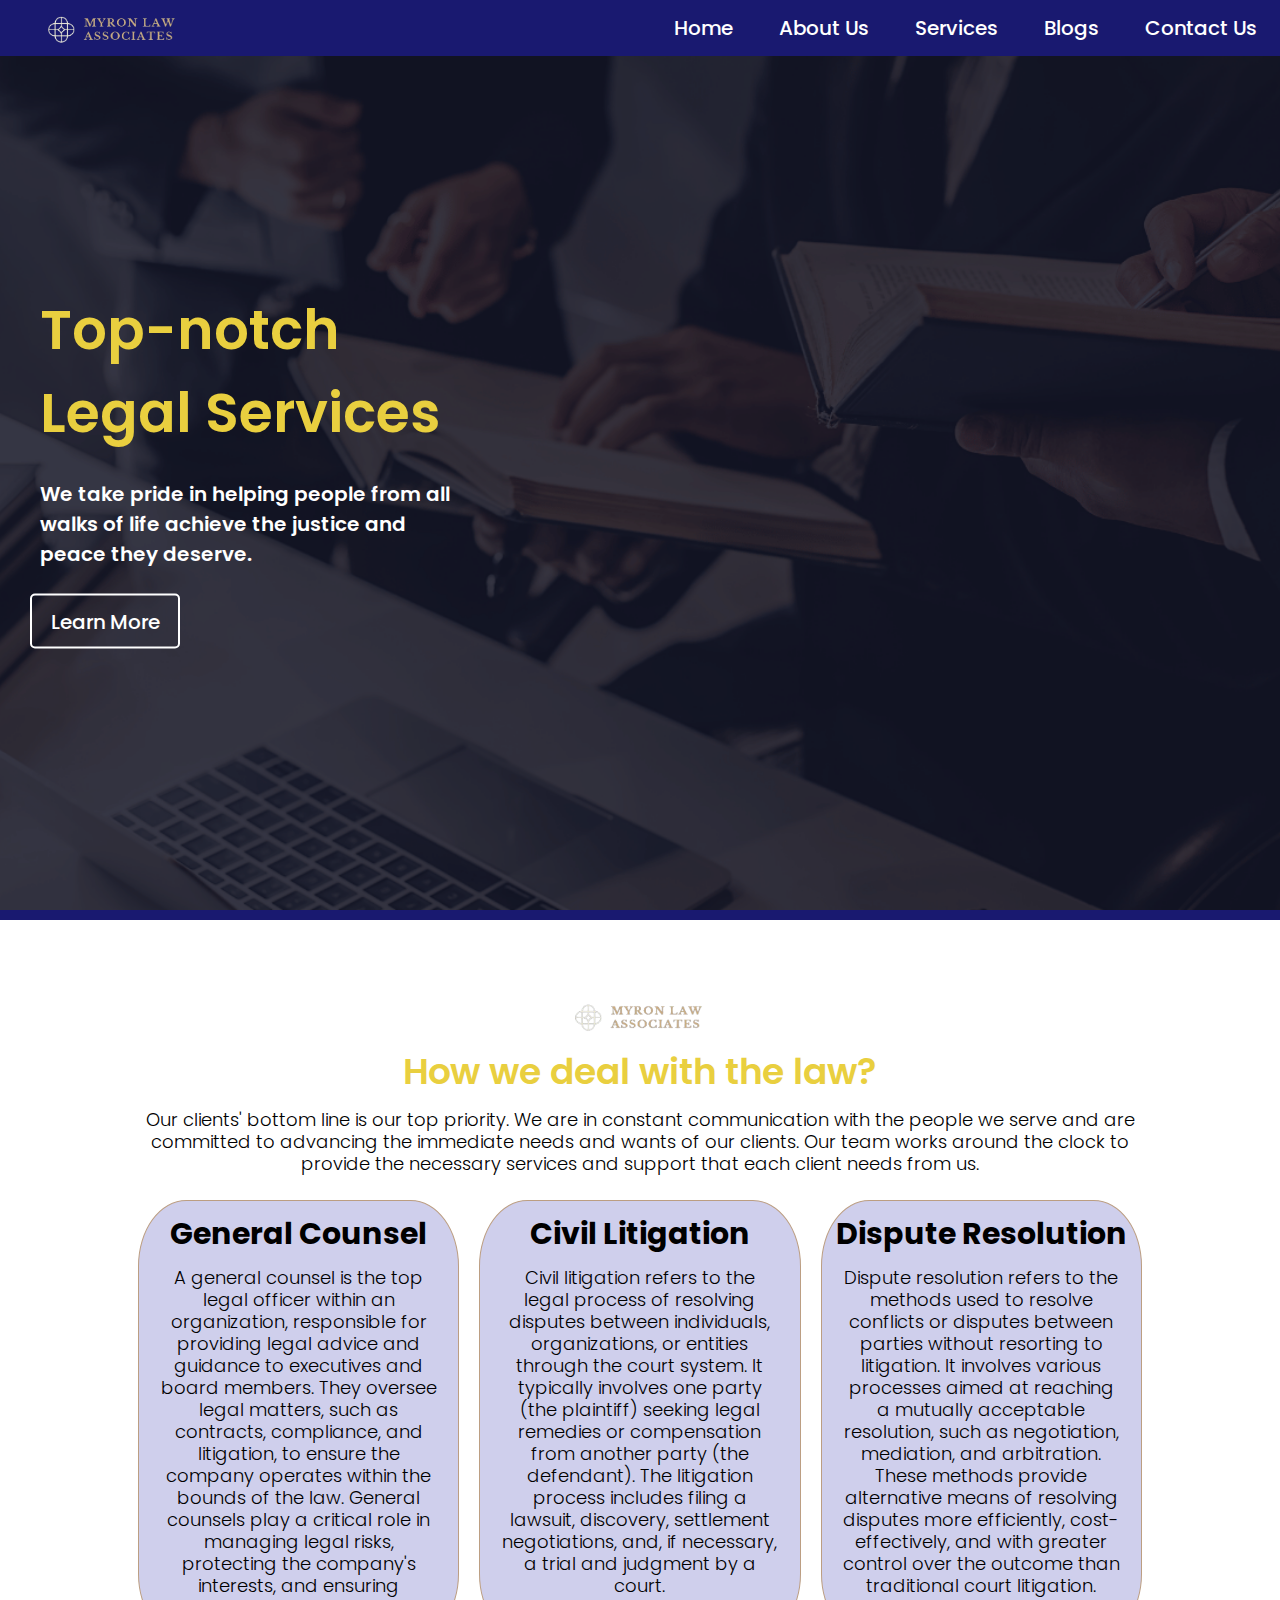
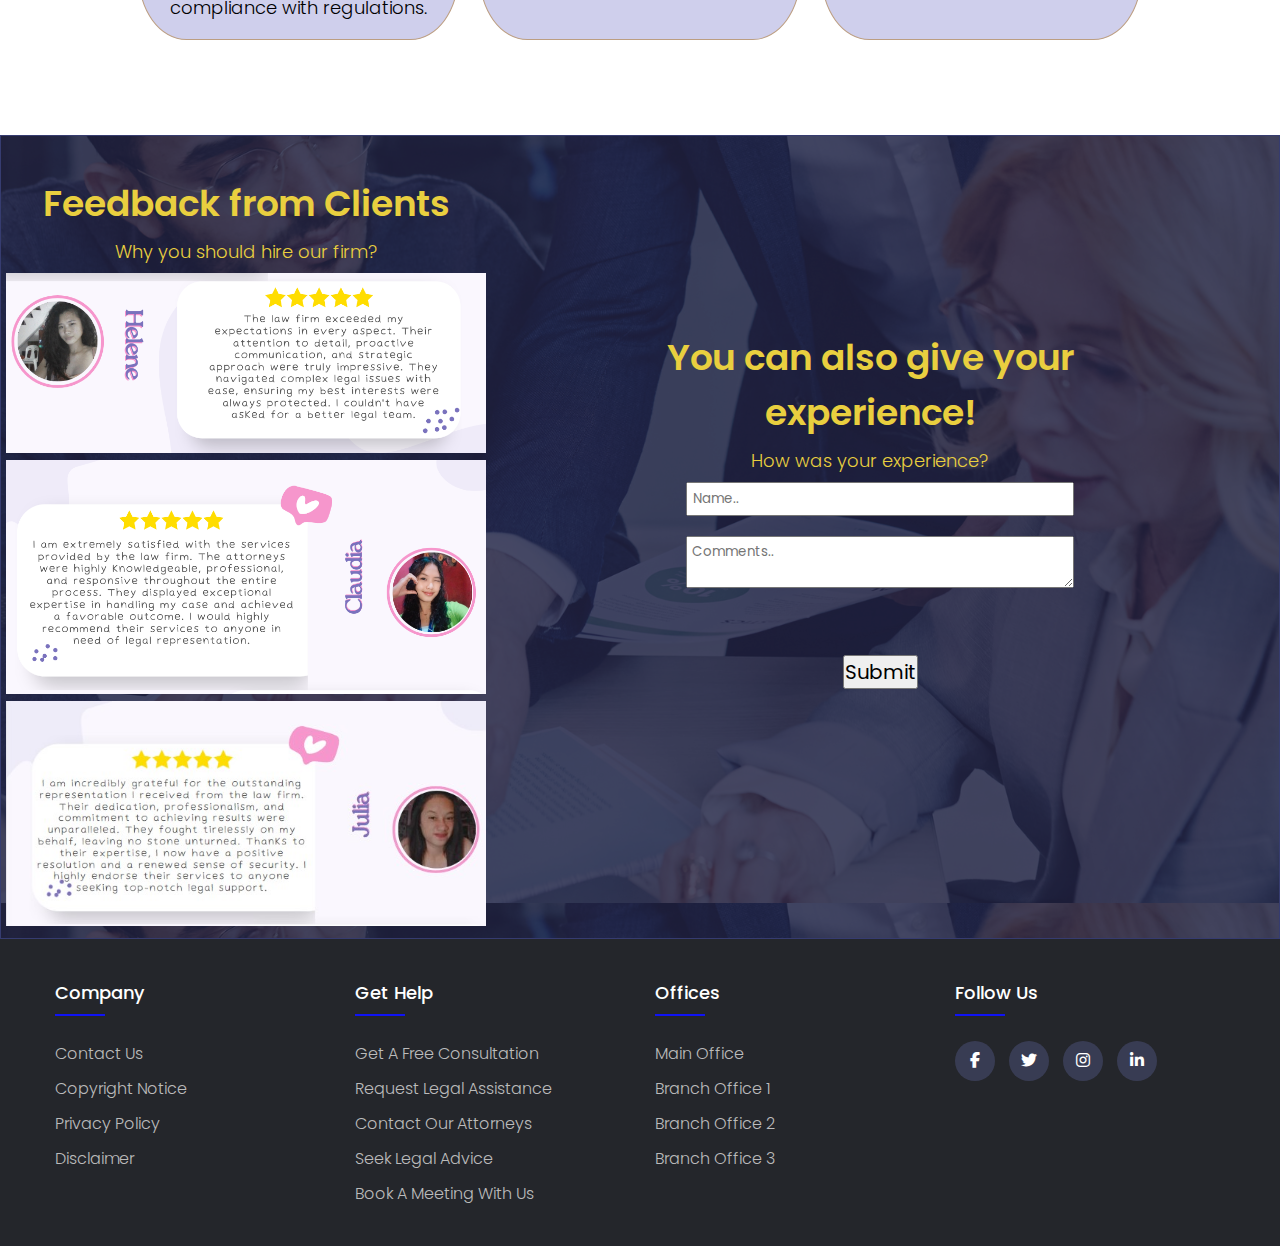
<file: FINAL PRESENTATION/index.html>
<!DOCTYPE html>
<html lang="en" dir="ltr">
  <head>
    <meta charset="UTF-8">
    <meta name="viewport" content="width=device-width, initial-scale=1.0">
    <title> Home Page </title>
    <link rel="stylesheet" href="style.css">
    <link rel="stylesheet" type="text/css" href="https://cdnjs.cloudflare.com/ajax/libs/font-awesome/6.4.0/css/all.min.css">
    <link rel="stylesheet" href="footer.css">
    
  </head>
  <body>
    <nav>
      <div class="menu">
        <div class="logo">
          <a href="index.html"><img src="images/logonew.png" style="width: 130px; margin-top: 5px;"></a>
        </div>
        <ul id="navlinks">
          <li><a href="index.html">Home</a></li>
          <li><a href="aboutus.html" >About Us</a></li>
          <li><a href="services.html" >Services</a></li>
          <li><a href="blog.html" >Blogs</a></li>
          <li><a href="contactus.html" >Contact Us</a></li>
        </ul>
        <div id="menubutton" class="hidden">
          <img src="images/menu.png" alt="">
        </div>
        <div class="mobilemenu">
          <ul>
            <li><a href="index.html">Home</a></li>
            <li><a href="aboutus.html" >About Us</a></li>
            <li><a href="services.html" >Services</a></li>
            <li><a href="blog.html" >Blogs</a></li>
            <li><a href="contactus.html" >Contact Us</a></li>
          </ul>
        </div>
      </div>
      <div class="img"></div>
      <div class="center">
        <div class="title">Top-notch <br> Legal Services</div> <br>
        <div class="sub_title">We take pride in helping people from all <br> walks of life achieve the justice and <br> peace they deserve.</div> <br>
        <a href="privacy.html" target="_blank" class="buttns">
        <button>Learn More</button>
      </a>
      </div>
    </nav>

    <section class="deal">
      <div class="logo"><img src="images/logonew.png" style="width: 130px;" justify content="center" ></div>
        <h1>How we deal with the law?</h1>
        <p>Our clients' bottom line is our top priority. We are in constant communication with the people we serve and are committed to advancing the immediate needs and wants of our clients. Our team works around the clock to provide the necessary services and support that each client needs from us.</p>

      <div class="columns">
        <div class="column">
          <h2>General Counsel</h2>
          <p>A general counsel is the top legal officer within an organization, responsible for providing legal advice and guidance to executives and board members. They oversee legal matters, such as contracts, compliance, and litigation, to ensure the company operates within the bounds of the law. General counsels play a critical role in managing legal risks, protecting the company's interests, and ensuring compliance with regulations.</p>
        </div>
        <div class="column">
          <h2>Civil Litigation</h2>
          <p>Civil litigation refers to the legal process of resolving disputes between individuals, organizations, or entities through the court system. It typically involves one party (the plaintiff) seeking legal remedies or compensation from another party (the defendant). The litigation process includes filing a lawsuit, discovery, settlement negotiations, and, if necessary, a trial and judgment by a court.</p>
        </div>
        <div class="column">
          <h2>Dispute Resolution</h2>
          <p>Dispute resolution refers to the methods used to resolve conflicts or disputes between parties without resorting to litigation. It involves various processes aimed at reaching a mutually acceptable resolution, such as negotiation, mediation, and arbitration. These methods provide alternative means of resolving disputes more efficiently, cost-effectively, and with greater control over the outcome than traditional court litigation.</p>
        </div>
      </div>
    </section>

    <section class="Feedback">
    <div class="main">


      <div class="last" style="border:1px solid rgb(54, 60, 112); width: 100%; padding:5px;">

        <div>

          <div class="text">
            <h1>Feedback from Clients</h1>
            <p>Why you should hire our firm?</p>
            <img src="images/feedbacks2.png"> <br>
            <img src="images/feedback1.png"> <br>
            <img src="images/feedback3.jpg"> <br>
          </div>
        </div>

        <div>
          
          <div class="text2">
            <h1 style="margin-left: 80px;">You can also give your experience!</h1>
            <p style="margin-left: 80px;">How was your experience?</p>

            <form class="form-container">
              <div>
                <input id="name" type="text" name="name" style="width:100%; padding:5px;" placeholder="Name.."/>
              </div>
              <div style="margin-top:20px;">
                <textarea id="comment" placeholder="Comments.." style="width:100%; padding:5px;"></textarea>
              </div>
              <div class="butfeed" style="margin-top:20px; padding: 40px; ">
                <button type="button" onclick="happyFriday()" style="font-size: 20px;">Submit</button>
              </div>
            </form>
    
          </div>
        </div>

    </section>
    
    <div class="footer">
      <div class="container">
          <div class="row">
              <div class="footer-col">
                  <h4>Company</h4>
                  <ul>
                      <li><a href="contactus.html">Contact us</a></li>
                      <li><a href="copyright.html" target="_blank">Copyright notice</a></li>
                      <li><a href="privacy.html" target="_blank">Privacy policy</a></li>
                      <li><a href="disclaime.html" target="_blank">Disclaimer</a></li>
                  </ul>
              </div>
              <div class="footer-col">
                  <h4>Get Help</h4>
                  <ul>
                      <li><a href="consultation.html" target="_blank">Get a Free Consultation</a></li>
                      <li><a href="request.html" target="_blank">Request Legal Assistance</a></li>
                      <li><a href="attorney.html" target="_blank">Contact our Attorneys</a></li>
                      <li><a href="legal.html" target="_blank">Seek Legal Advice</a></li>
                      <li><a href="book.html" target="_blank">Book a meeting with us</a></li>
                  </ul>
              </div>
              <div class="footer-col">
                <h4>Offices</h4>
                <ul>
                    <li><a href="mainbranch.html">Main Office</a></li>
                    <li><a href="branch1.html">Branch Office 1</a></li>
                    <li><a href="branch1.html">Branch Office 2</a></li>
                    <li><a href="branch1.html">Branch Office 3</a></li>
                </ul>
              </div>
              <div class="footer-col">
                <h4>follow us</h4>
                <div class="social-links">
                    <a href="https://web.facebook.com/?_rdc=1&_rdr" target="_blank"><i class="fab fa-facebook-f"></i></a>
                    <a href="https://twitter.com/" target="_blank"><i class="fab fa-twitter"></i></a>
                    <a href="https://www.instagram.com/" target="_blank"><i class="fab fa-instagram"></i></a>
                    <a href="https://www.linkedin.com/login" target="_blank"><i class="fab fa-linkedin-in"></i></a>
                </div>
              </div>
          </div>
        </div>
    </div>
    



    <script>

      function happyFriday() {   
        alert("Thank you for your feedback meenn...")
 
        window.location.reload()
      }

    </script>
    <script src="navbar.js"></script>


  </body>

</html>
</file>
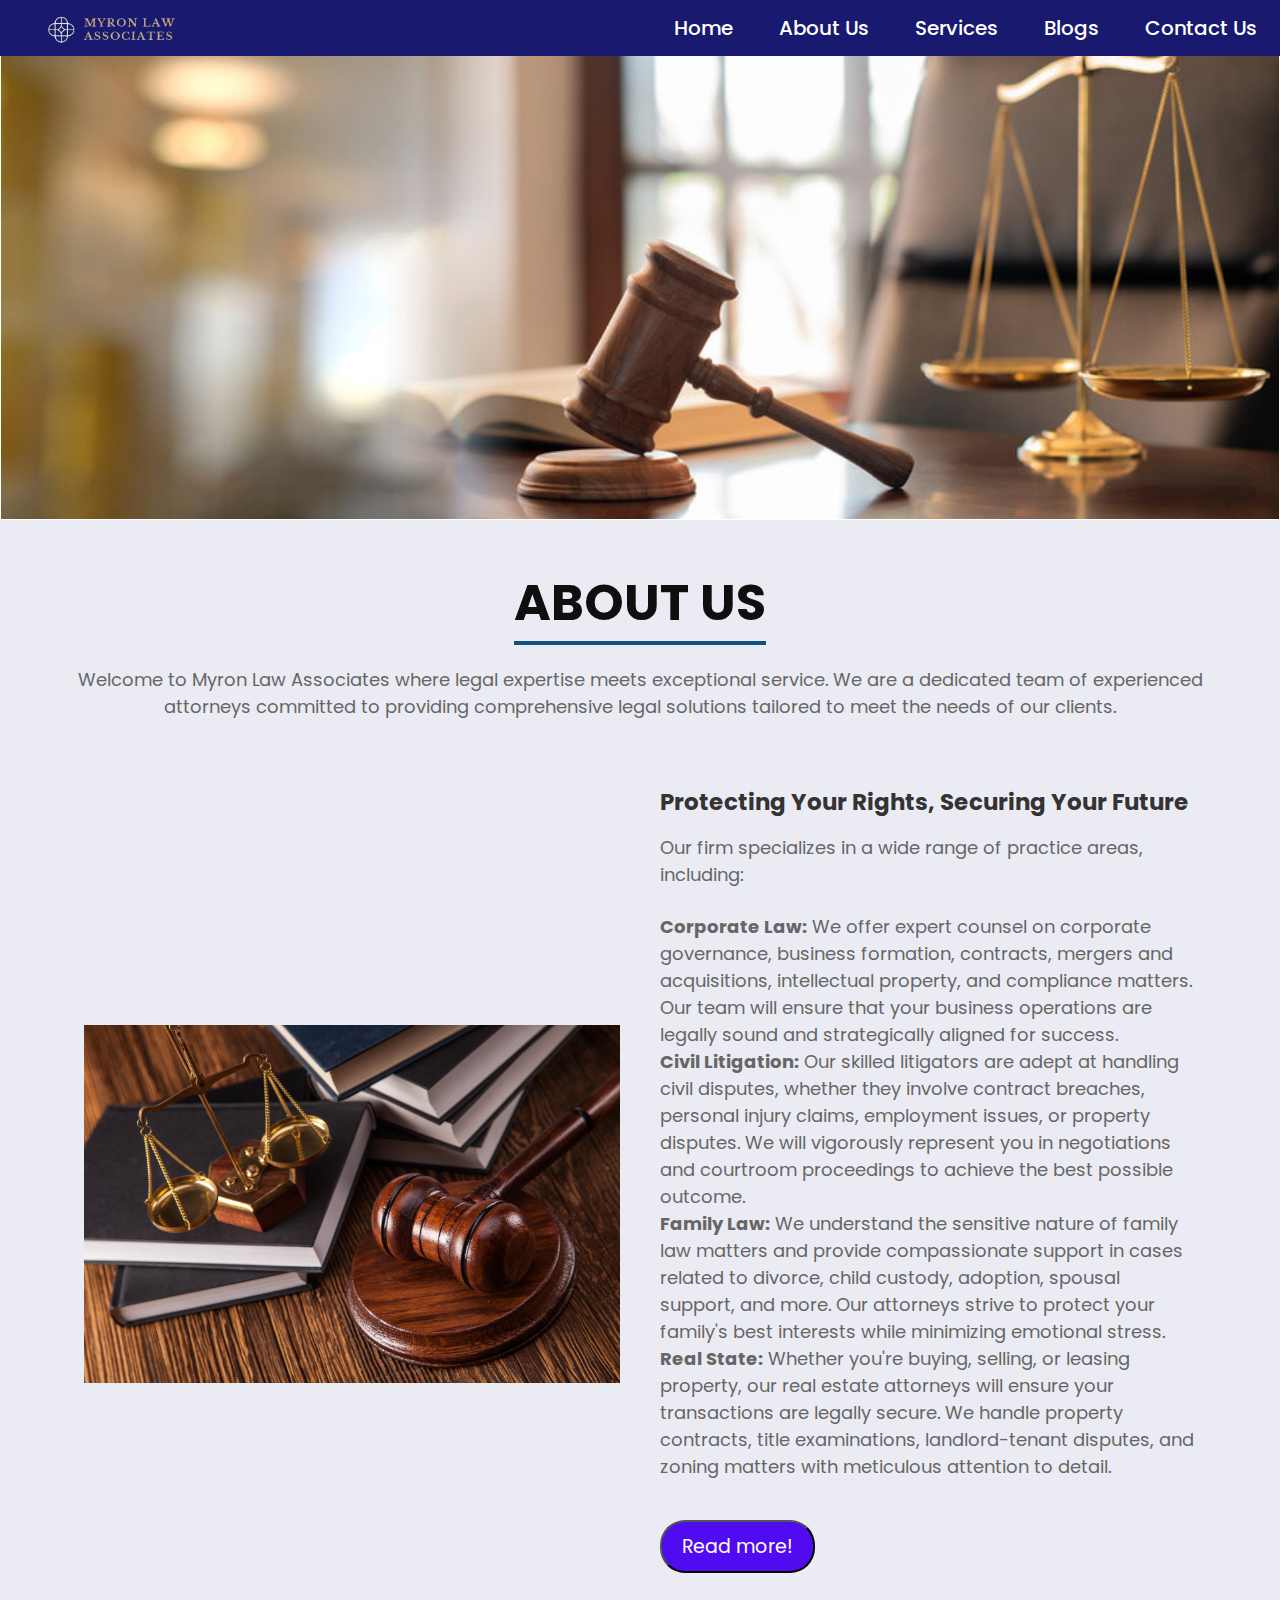
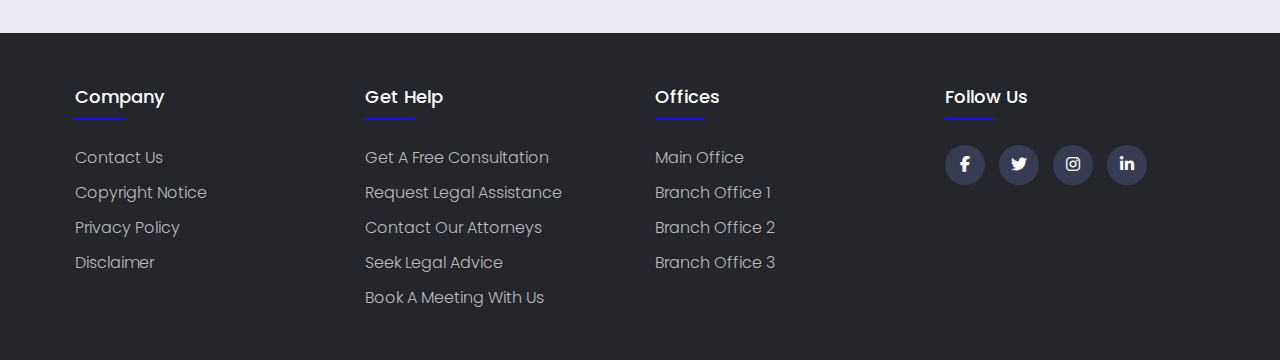
<file: FINAL PRESENTATION/aboutus.html>
<!DOCTYPE html>
<html lang="en">
  <head>
    <meta charset="UTF-8" />
    <meta http-equiv="X-UA-Compatible" content="IE=edge" />
    <meta name="viewport" content="width=device-width, initial-scale=1.0" />
    <title>About Us</title>
    <link rel="stylesheet" href="aboutus.css" />
    <link rel="stylesheet" href="footer.css" />
    <link
      rel="stylesheet"
      type="text/css"
      href="https://cdnjs.cloudflare.com/ajax/libs/font-awesome/6.4.0/css/all.min.css"
    />
  </head>
  <body>
    <nav>
      <div class="menu">
        <div class="logo">
          <a href="index.html"
            ><img src="images/logonew.png" style="width: 130px; margin-top: 5px"
          /></a>
        </div>
        <ul id="navlinks">
          <li><a href="index.html">Home</a></li>
          <li><a href="aboutus.html">About Us</a></li>
          <li><a href="services.html">Services</a></li>
          <li><a href="blog.html">Blogs</a></li>
          <li><a href="contactus.html">Contact Us</a></li>
        </ul>
        <div id="menubutton" class="hidden">
          <img src="images/menu.png" alt="" />
        </div>
        <div class="mobilemenu">
          <ul>
            <li><a href="index.html">Home</a></li>
            <li><a href="aboutus.html">About Us</a></li>
            <li><a href="services.html">Services</a></li>
            <li><a href="blog.html">Blogs</a></li>
            <li><a href="contactus.html">Contact Us</a></li>
          </ul>
        </div>
      </div>
    </nav>
    <div class="header-image">
      <div class="text-box" style="text-align: left">
        <!-- <h1>OUR SERVICES</h1>
             <h5>Your trusted resource for the latest ideas on running a more efficient, profitable law firm.</h5> -->
      </div>
      <p style="text-align: center"></p>
    </div>
    <div class="heading">
      <h1>ABOUT US</h1>
      <p>
        Welcome to Myron Law Associates where legal expertise meets exceptional
        service. We are a dedicated team of experienced attorneys committed to
        providing comprehensive legal solutions tailored to meet the needs of
        our clients.
      </p>
    </div>
    <div class="container">
      <section class="about">
        <div class="about-image">
          <img src="images/law-firm.jpg" />
        </div>
        <div class="about-content">
          <h2>Protecting Your Rights, Securing Your Future</h2>
          <p>
            Our firm specializes in a wide range of practice areas, including:
          </p>
          <br />
          <p>
            <strong>Corporate Law:</strong> We offer expert counsel on corporate
            governance, business formation, contracts, mergers and acquisitions,
            intellectual property, and compliance matters. Our team will ensure
            that your business operations are legally sound and strategically
            aligned for success.
          </p>
          <p>
            <strong>Civil Litigation:</strong> Our skilled litigators are adept
            at handling civil disputes, whether they involve contract breaches,
            personal injury claims, employment issues, or property disputes. We
            will vigorously represent you in negotiations and courtroom
            proceedings to achieve the best possible outcome.
          </p>
          <p>
            <strong>Family Law:</strong> We understand the sensitive nature of
            family law matters and provide compassionate support in cases
            related to divorce, child custody, adoption, spousal support, and
            more. Our attorneys strive to protect your family's best interests
            while minimizing emotional stress.
          </p>
          <p>
            <strong>Real State:</strong> Whether you're buying, selling, or
            leasing property, our real estate attorneys will ensure your
            transactions are legally secure. We handle property contracts, title
            examinations, landlord-tenant disputes, and zoning matters with
            meticulous attention to detail.
          </p>
          <br />
          <div class="about-content-more | hidden">
            <p>
              <strong>Estate Planning:</strong> Planning for the future is
              crucial, and our estate planning lawyers are here to guide you
              through the process. We assist with wills, trusts, powers of
              attorney, and other essential documents to protect your assets and
              ensure your wishes are carried out according to your desires. With
              our expertise, you can have peace of mind knowing that your loved
              ones will be taken care of.
            </p>
            <p>
              <strong>Intellectual Property:</strong> In today's knowledge-based
              economy, safeguarding your intellectual property is vital. Our
              experienced attorneys specialize in trademarks, copyrights,
              patents, and trade secrets. We provide comprehensive strategies to
              protect your creative works, innovations, and brand identity,
              helping you maintain a competitive edge in the market.
            </p>
            <p>
              <strong>Employment Law:</strong> As an employee or an employer,
              understanding your rights and obligations is essential to maintain
              a harmonious work environment. Our employment law attorneys offer
              advice and representation in matters such as discrimination,
              wrongful termination, wage disputes, and employment contracts. We
              strive to ensure fair treatment and protect your interests.
            </p>
            <p>
              <strong>Immigration Law:</strong> Navigating the complex
              immigration system can be challenging, but our immigration lawyers
              are here to help. Whether you're seeking a work visa, permanent
              residency, or citizenship, we provide knowledgeable guidance and
              assistance throughout the process. We understand the importance of
              your immigration goals and work diligently to achieve them.
            </p>
            <p>
              <strong>Personal Injury:</strong> If you have been injured due to
              someone else's negligence, our personal injury lawyers are ready
              to fight for your rights. We handle a wide range of cases,
              including car accidents, slip and falls, medical malpractice, and
              product liability. Our dedicated team will advocate for the
              compensation you deserve, covering medical expenses, lost wages,
              and pain and suffering.
            </p>
            <p>
              At our firm, we prioritize your needs and tailor our services to
              provide effective solutions for your legal concerns. With a team
              of experienced attorneys in diverse practice areas, we have the
              knowledge and expertise to handle even the most complex cases. Our
              commitment to exceptional client service ensures that you receive
              the attention and support you deserve throughout the legal
              process.
            </p>
          </div>
          <button class="read-more">Read more!</button>
        </div>
      </section>
    </div>
    <div class="footer">
      <div class="container">
        <div class="row">
          <div class="footer-col">
            <h4>Company</h4>
            <ul>
              <li><a href="contactus.html">Contact us</a></li>
              <li><a href="copyright.html">Copyright notice</a></li>
              <li><a href="privacy.html">Privacy policy</a></li>
              <li><a href="disclaime.html">Disclaimer</a></li>
            </ul>
          </div>
          <div class="footer-col">
            <h4>Get Help</h4>
            <ul>
              <li><a href="consultation.html">Get a Free Consultation</a></li>
              <li><a href="request.html">Request Legal Assistance</a></li>
              <li><a href="attorney.html">Contact our Attorneys</a></li>
              <li><a href="legal.html">Seek Legal Advice</a></li>
              <li><a href="book.html">Book a meeting with us</a></li>
            </ul>
          </div>
          <div class="footer-col">
            <h4>Offices</h4>
            <ul>
              <li><a href="mainbranch.html">Main Office</a></li>
              <li><a href="branch1.html">Branch Office 1</a></li>
              <li><a href="branch1.html">Branch Office 2</a></li>
              <li><a href="branch1.html">Branch Office 3</a></li>
            </ul>
          </div>
          <div class="footer-col">
            <h4>follow us</h4>
            <div class="social-links">
              <a href="https://web.facebook.com/?_rdc=1&_rdr" target="_blank"><i class="fab fa-facebook-f"></i></a>
              <a href="https://twitter.com/" target="_blank"><i class="fab fa-twitter"></i></a>
              <a href="https://www.instagram.com/" target="_blank"><i class="fab fa-instagram"></i></a>
              <a href="https://www.linkedin.com/login" target="_blank"><i class="fab fa-linkedin-in"></i></a>
            </div>
          </div>
        </div>
      </div>
    </div>

    <script src="navbar.js"></script>
    <script src="readmore.js"></script>
  </body>
</html>
</file>
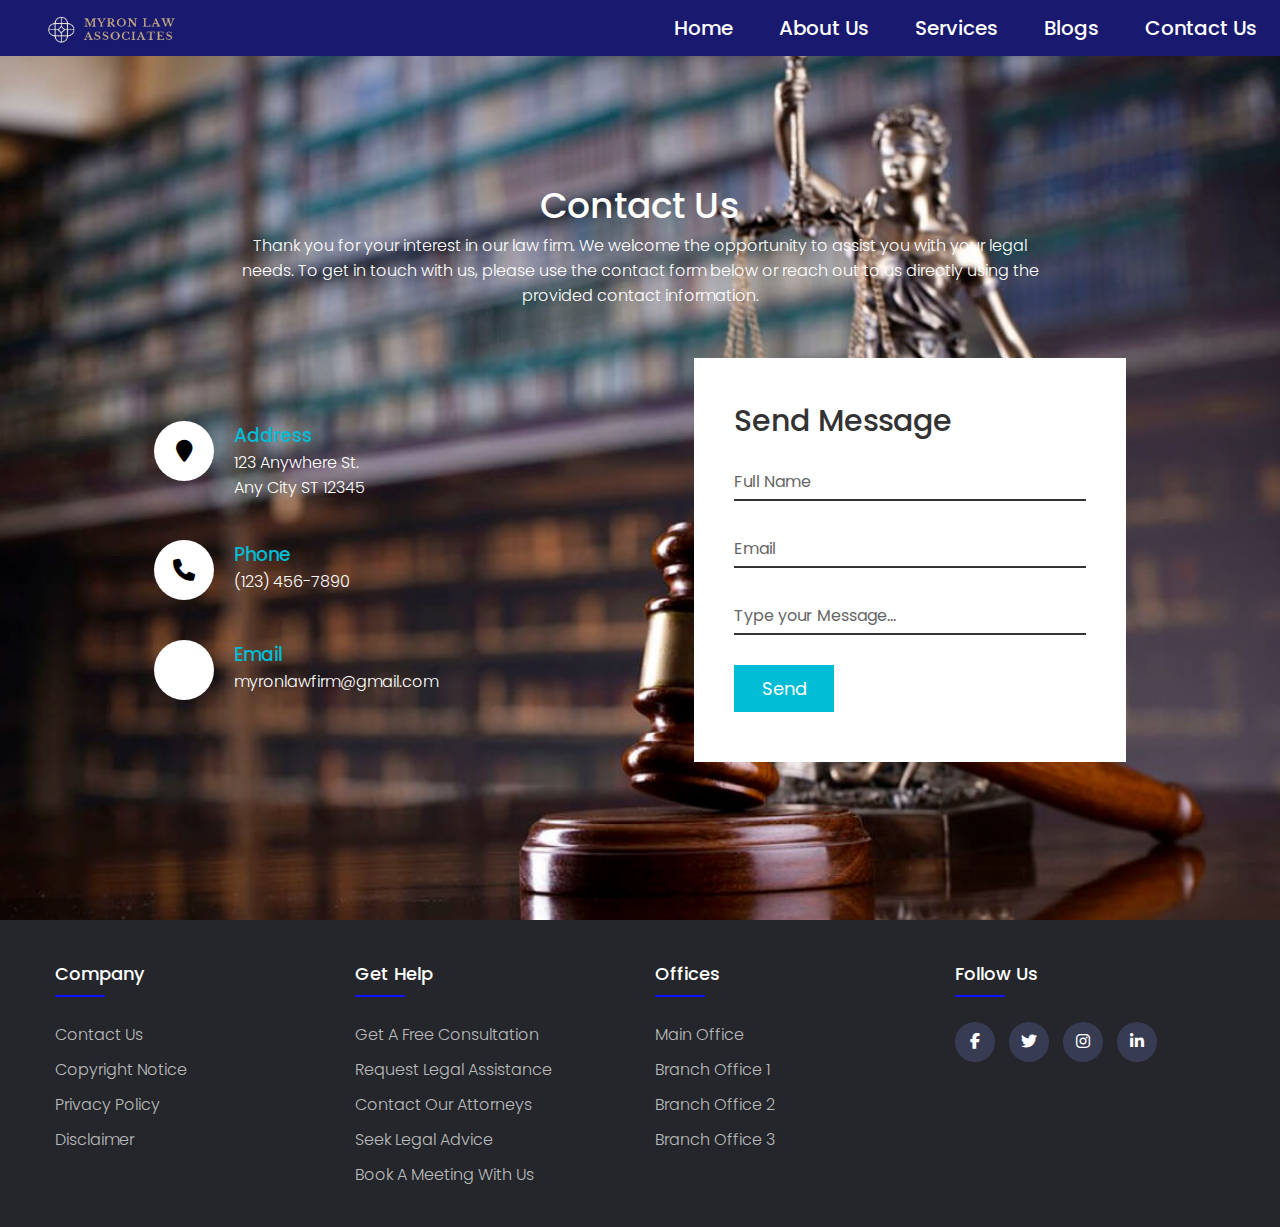
<file: FINAL PRESENTATION/contactus.html>
<!DOCTYPE html>
<html lang="en">
<head>
    <meta charset="UTF-8">
    <meta http-equiv="X-UA-Compatible" content="IE=edge">
    <meta name="viewport" content="width=device-width, initial-scale=1.0">
    <title>Contact Us</title>
    <link rel="stylesheet" href="https://stackpath.bootstrapcdn.com/font-awesome/4.7.0/css/font-awesome.min.css">
    <link rel="stylesheet" type="text/css" href="contactus.css">
    <link rel="stylesheet" href="footer.css">
    <link rel="stylesheet" type="text/css" href="https://cdnjs.cloudflare.com/ajax/libs/font-awesome/6.4.0/css/all.min.css">

</head>
<body style="position: relative;">
    <div class="confirmcontact | hidden" style="position: fixed;">
        <button id="closeButton" onclick="closeForm()">close</button>
        <div>
            <h1>Full Name: <span id="namefield" class="fieldinput"></span></h1>
            <h1>Email: <span id="emailfield" class="fieldinput"></span></h1>
            <h1>Message: <span id="messagefield" class="fieldinput"></span></h1>
        </div>
        <div class="containerConfirm">
            <button id="handleConfirm">OKAY</button>
        </div>
    </div>
    <nav>
        <div class="menu">
          <div class="logo">
            <a href="index.html"
              ><img src="images/logonew.png" style="width: 130px; margin-top: 5px"
            /></a>
          </div>
          <ul id="navlinks">
            <li><a href="index.html">Home</a></li>
            <li><a href="aboutus.html">About Us</a></li>
            <li><a href="services.html">Services</a></li>
            <li><a href="blog.html">Blogs</a></li>
            <li><a href="contactus.html">Contact Us</a></li>
          </ul>
          <div id="menubutton" class="hidden">
            <img src="images/menu.png" alt="" />
          </div>
          <div class="mobilemenu">
            <ul>
              <li><a href="index.html">Home</a></li>
              <li><a href="aboutus.html">About Us</a></li>
              <li><a href="services.html">Services</a></li>
              <li><a href="blog.html">Blogs</a></li>
              <li><a href="contactus.html">Contact Us</a></li>
            </ul>
          </div>
        </div>
      </nav>
    <section class="contact">
        <div class="content">
            <h2>Contact Us</h2>
            <p>Thank you for your interest in our law firm. We welcome the opportunity to assist you with your legal needs. To get in touch with us, please use the contact form below or reach out to us directly using the provided contact information.</p>
        </div>
        <div class="container">
            <div class="contactInfo">
                <div class="box">
                <div class="icon"><i class="fa fa-map-marker" aria-hidden="true"></i></div>
                <div class="text">
                    <h3>Address</h3>
                    <p>123 Anywhere St. <br/> Any City ST 12345 </p>
                </div>
            </div>
            <div class="box">
                <div class="icon"><i class="fa fa-phone" aria-hidden="true"></i></div>
                <div class="text">
                        <h3>Phone</h3>
                        <p>(123) 456-7890</p>
                    </div> 
                </div> 
                <div class="box">
                    <div class="icon"><i class="fa fa-envelope-o" aria-hidden="true"></i></div>
                    <div class="text">
                        <h3>Email</h3>
                        <p>myronlawfirm@gmail.com</p>
                    </div>
                </div>
            </div>
            <div class="contactForm">
                <form id="myForm">
                    <h2>Send Message</h2>
                    <div class="inputBox">
                        <input type="text" name="name"required="required">
                        <span>Full Name</span>
                    </div>
                    <div class="inputBox">
                        <input type="email" name="email" required="required">
                        <span>Email</span>
                    </div>
                    <div class="inputBox">
                        <input type="text" required="required" name="message"></input>
                        <span>Type your Message...</span>
                    </div>
                    <div class="inputBox">
                        <input type="submit" name="" value="Send">
                    </div>
                </form>
            </div>
        </div>
        </section>
        <div class="footer">
            <div class="container">
                <div class="row">
                    <div class="footer-col">
                        <h4>Company</h4>
                        <ul>
                            <li><a href="contactus.html">Contact us</a></li>
                            <li><a href="copyright.html">Copyright notice</a></li>
                            <li><a href="privacy.html">privacy policy</a></li>
                            <li><a href="disclaime.html">Disclaimer</a></li>
                        </ul>
                    </div>
                    <div class="footer-col">
                        <h4>Get Help</h4>
                        <ul>
                            <li><a href="consultation.html">Get a Free Consultation</a></li>
                            <li><a href="request.html">Request Legal Assistance</a></li>
                            <li><a href="attorney.html">Contact our Attorneys</a></li>
                            <li><a href="legal.html">Seek Legal Advice</a></li>
                            <li><a href="book.html">Book a meeting with us</a></li>
                        </ul>
                    </div>
                    <div class="footer-col">
                      <h4>Offices</h4>
                      <ul>
                        <li><a href="mainbranch.html">Main Office</a></li>
                        <li><a href="branch1.html">Branch Office 1</a></li>
                        <li><a href="branch1.html">Branch Office 2</a></li>
                        <li><a href="branch1.html">Branch Office 3</a></li>
                      </ul>
                  </div>
                  <div class="footer-col">
                      <h4>follow us</h4>
                      <div class="social-links">
                        <a href="https://web.facebook.com/?_rdc=1&_rdr" target="_blank"><i class="fab fa-facebook-f"></i></a>
                        <a href="https://twitter.com/" target="_blank"><i class="fab fa-twitter"></i></a>
                        <a href="https://www.instagram.com/" target="_blank"><i class="fab fa-instagram"></i></a>
                        <a href="https://www.linkedin.com/login" target="_blank"><i class="fab fa-linkedin-in"></i></a>   
                      </div>
                  </div>
              </div>
          </div>
      </div>

      <script src="navbar.js"></script>
      <script src="contact.js"></script>
</body>
</html>
</file>
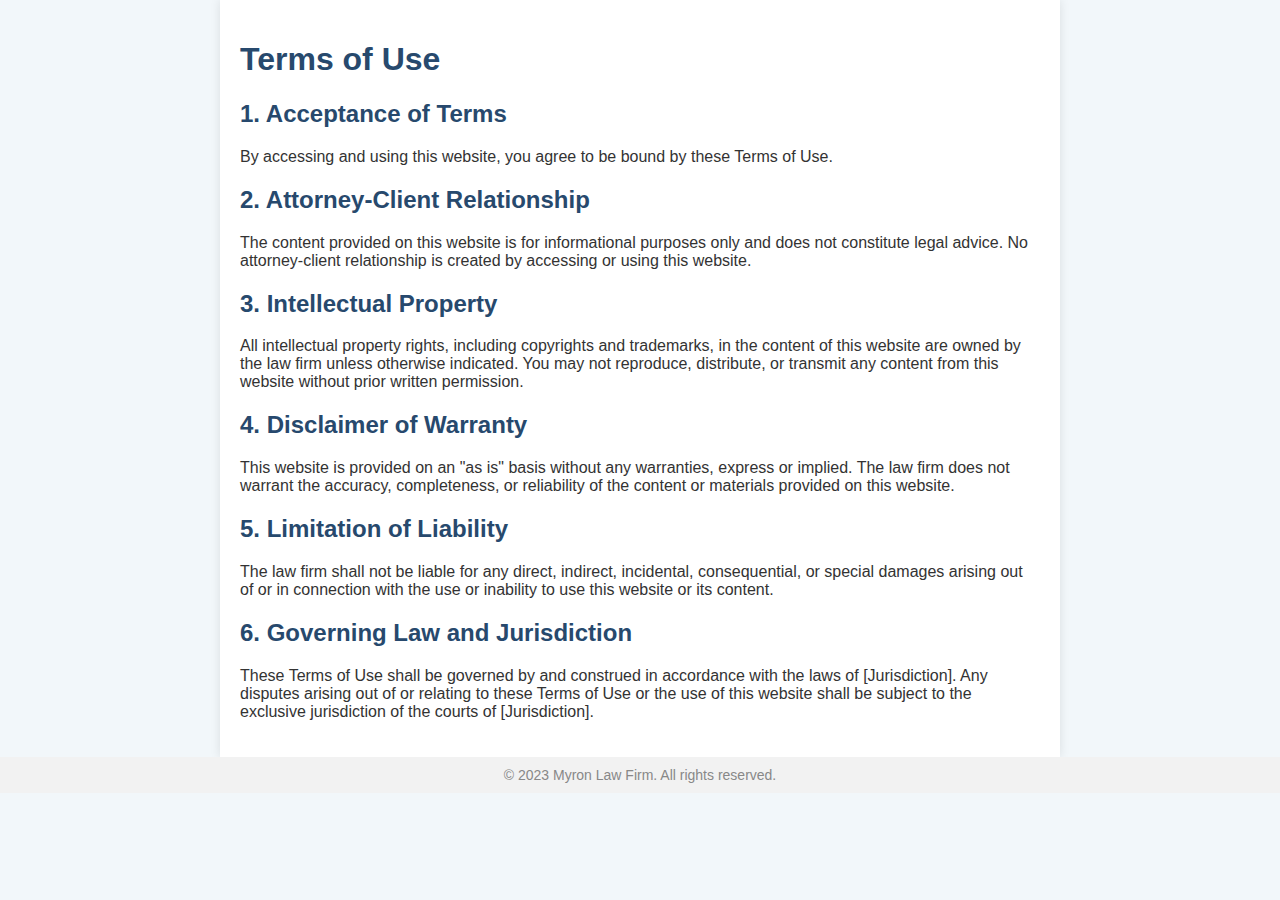
<file: FINAL PRESENTATION/copyright.html>
<!DOCTYPE html>
<html>
<head>
  <title>Terms of Use</title>
  <link rel="stylesheet" href="copyright.css">
</head>
<body>
  <div id="content">
    <h1>Terms of Use</h1>

    <h2>1. Acceptance of Terms</h2>
    <p>By accessing and using this website, you agree to be bound by these Terms of Use.</p>

    <h2>2. Attorney-Client Relationship</h2>
    <p>The content provided on this website is for informational purposes only and does not constitute legal advice. No attorney-client relationship is created by accessing or using this website.</p>

    <h2>3. Intellectual Property</h2>
    <p>All intellectual property rights, including copyrights and trademarks, in the content of this website are owned by the law firm unless otherwise indicated. You may not reproduce, distribute, or transmit any content from this website without prior written permission.</p>

    <h2>4. Disclaimer of Warranty</h2>
    <p>This website is provided on an "as is" basis without any warranties, express or implied. The law firm does not warrant the accuracy, completeness, or reliability of the content or materials provided on this website.</p>

    <h2>5. Limitation of Liability</h2>
    <p>The law firm shall not be liable for any direct, indirect, incidental, consequential, or special damages arising out of or in connection with the use or inability to use this website or its content.</p>

    <h2>6. Governing Law and Jurisdiction</h2>
    <p>These Terms of Use shall be governed by and construed in accordance with the laws of [Jurisdiction]. Any disputes arising out of or relating to these Terms of Use or the use of this website shall be subject to the exclusive jurisdiction of the courts of [Jurisdiction].</p>
  </div>

  <footer>
    <div class="copyright">
      <p>&copy; 2023 Myron Law Firm. All rights reserved.</p>
    </div>
  </footer>

  <script src="copyright.js"></script>
</body>
</html>
</file>
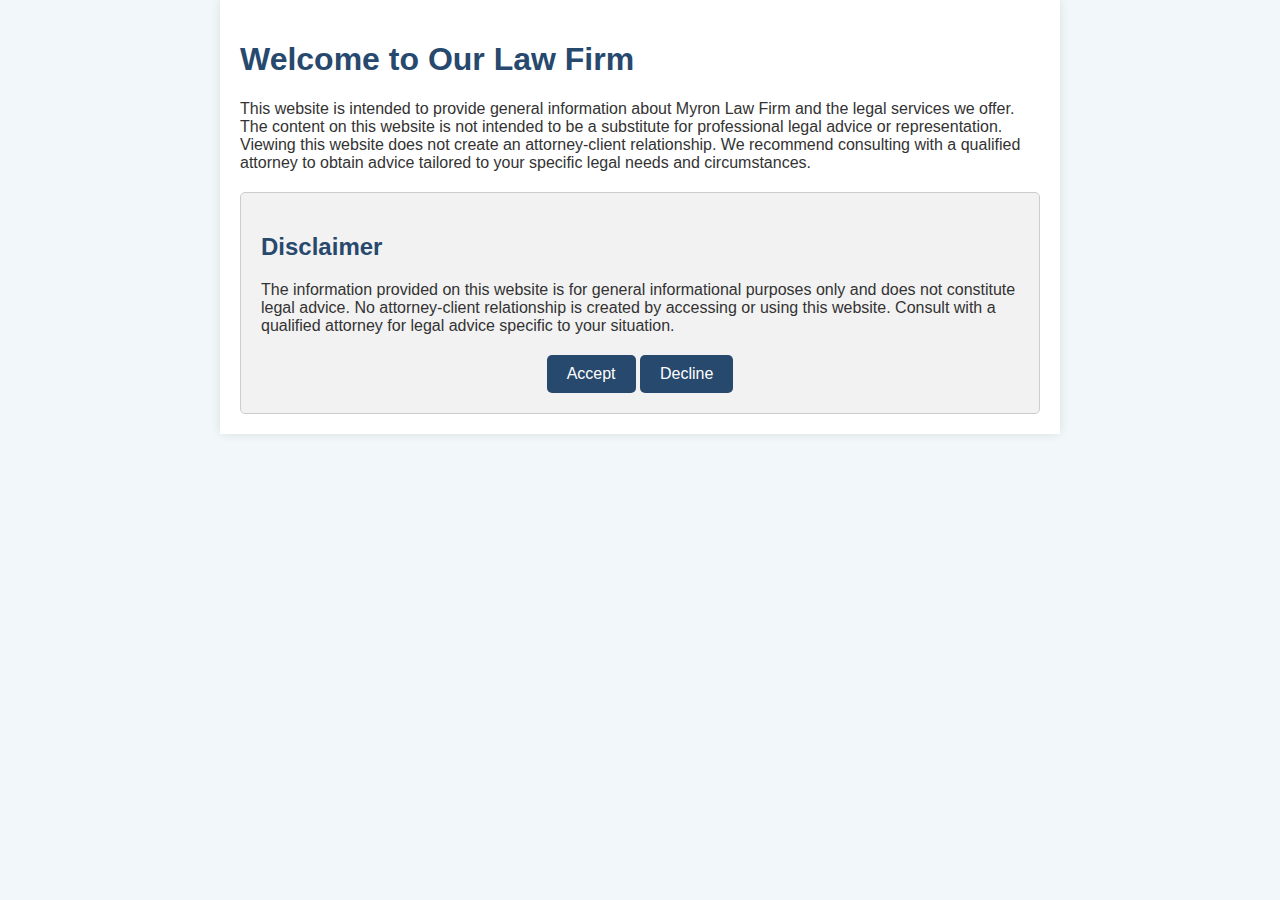
<file: FINAL PRESENTATION/disclaime.html>
<!DOCTYPE html>
<html>
<head>
  <title>Law Firm Website</title>
  <link rel="stylesheet" href="disclaimer.css">
</head>
<body>
  <div id="content">
    <h1>Welcome to Our Law Firm</h1>
    <p>This website is intended to provide general information about Myron Law Firm and the legal services we offer. The content on this website is not intended to be a substitute for professional legal advice or representation. Viewing this website does not create an attorney-client relationship. We recommend consulting with a qualified attorney to obtain advice tailored to your specific legal needs and circumstances.</p>

    <div id="disclaimer">
      <h2>Disclaimer</h2>
      <p>The information provided on this website is for general informational purposes only and does not constitute legal advice. No attorney-client relationship is created by accessing or using this website. Consult with a qualified attorney for legal advice specific to your situation.</p>
      <div class="buttons">
        <a href="#" class="button" onclick="acceptDisclaimer()">Accept</a>
        <a href="#" class="button" onclick="declineDisclaimer()">Decline</a>
      </div>
    </div>
  </div>

  <script src="disclaimer.js"></script>
</body>
</html>
</file>
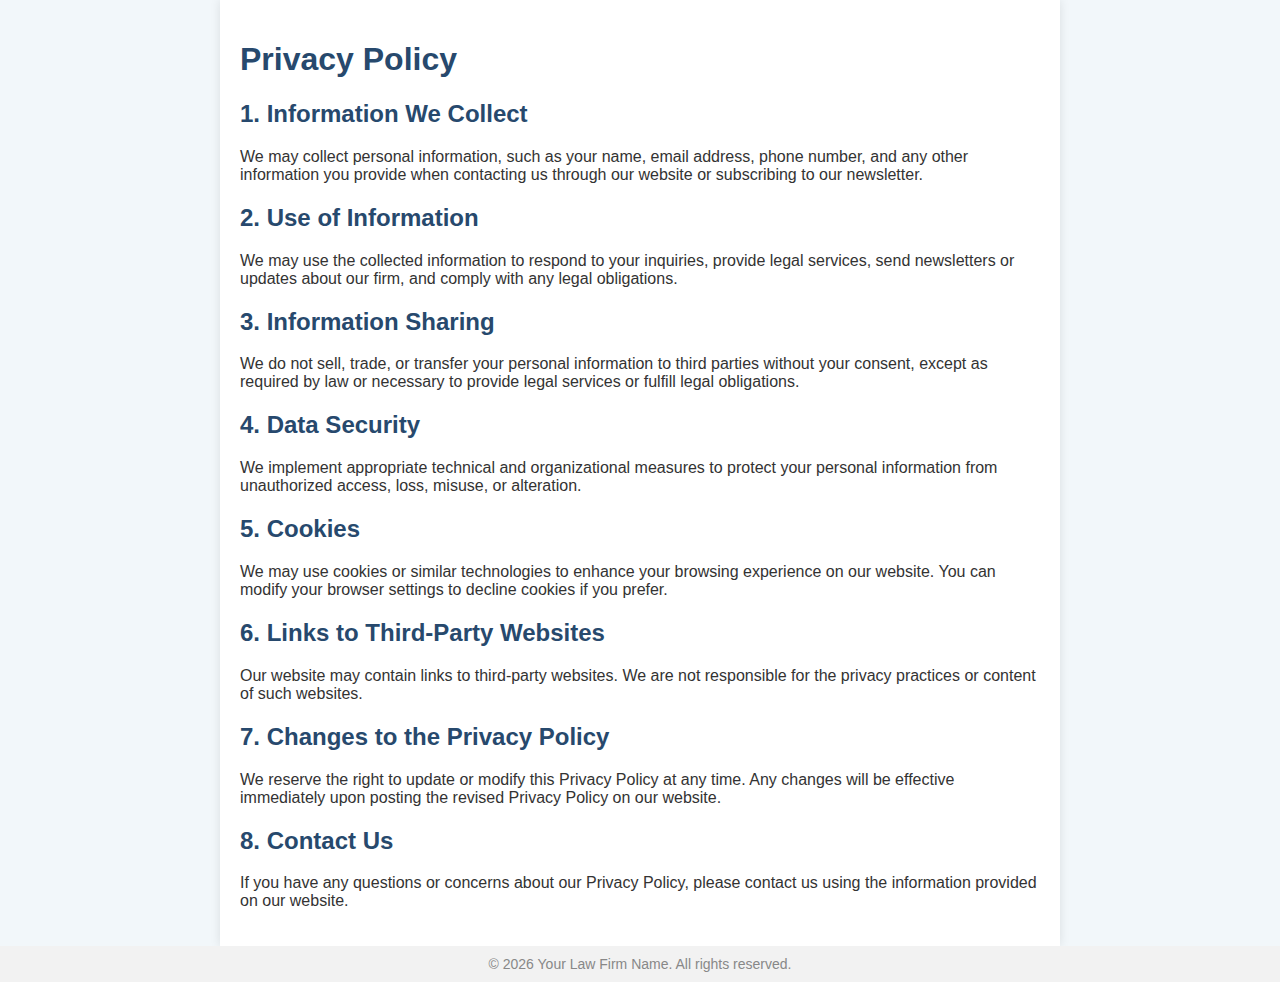
<file: FINAL PRESENTATION/privacy.html>
<!DOCTYPE html>
<html>
<head>
  <title>Privacy Policy</title>
  <link rel="stylesheet" href="privacy.css">
</head>
<body>
  <div id="content">
    <h1>Privacy Policy</h1>

    <h2>1. Information We Collect</h2>
    <p>We may collect personal information, such as your name, email address, phone number, and any other information you provide when contacting us through our website or subscribing to our newsletter.</p>

    <h2>2. Use of Information</h2>
    <p>We may use the collected information to respond to your inquiries, provide legal services, send newsletters or updates about our firm, and comply with any legal obligations.</p>

    <h2>3. Information Sharing</h2>
    <p>We do not sell, trade, or transfer your personal information to third parties without your consent, except as required by law or necessary to provide legal services or fulfill legal obligations.</p>

    <h2>4. Data Security</h2>
    <p>We implement appropriate technical and organizational measures to protect your personal information from unauthorized access, loss, misuse, or alteration.</p>

    <h2>5. Cookies</h2>
    <p>We may use cookies or similar technologies to enhance your browsing experience on our website. You can modify your browser settings to decline cookies if you prefer.</p>

    <h2>6. Links to Third-Party Websites</h2>
    <p>Our website may contain links to third-party websites. We are not responsible for the privacy practices or content of such websites.</p>

    <h2>7. Changes to the Privacy Policy</h2>
    <p>We reserve the right to update or modify this Privacy Policy at any time. Any changes will be effective immediately upon posting the revised Privacy Policy on our website.</p>

    <h2>8. Contact Us</h2>
    <p>If you have any questions or concerns about our Privacy Policy, please contact us using the information provided on our website.</p>
  </div>

  <footer>
    <p>&copy; <span id="currentYear"></span> Your Law Firm Name. All rights reserved.</p>
  </footer>

  <script src="privacy.js"></script>
</body>
</html>
</file>
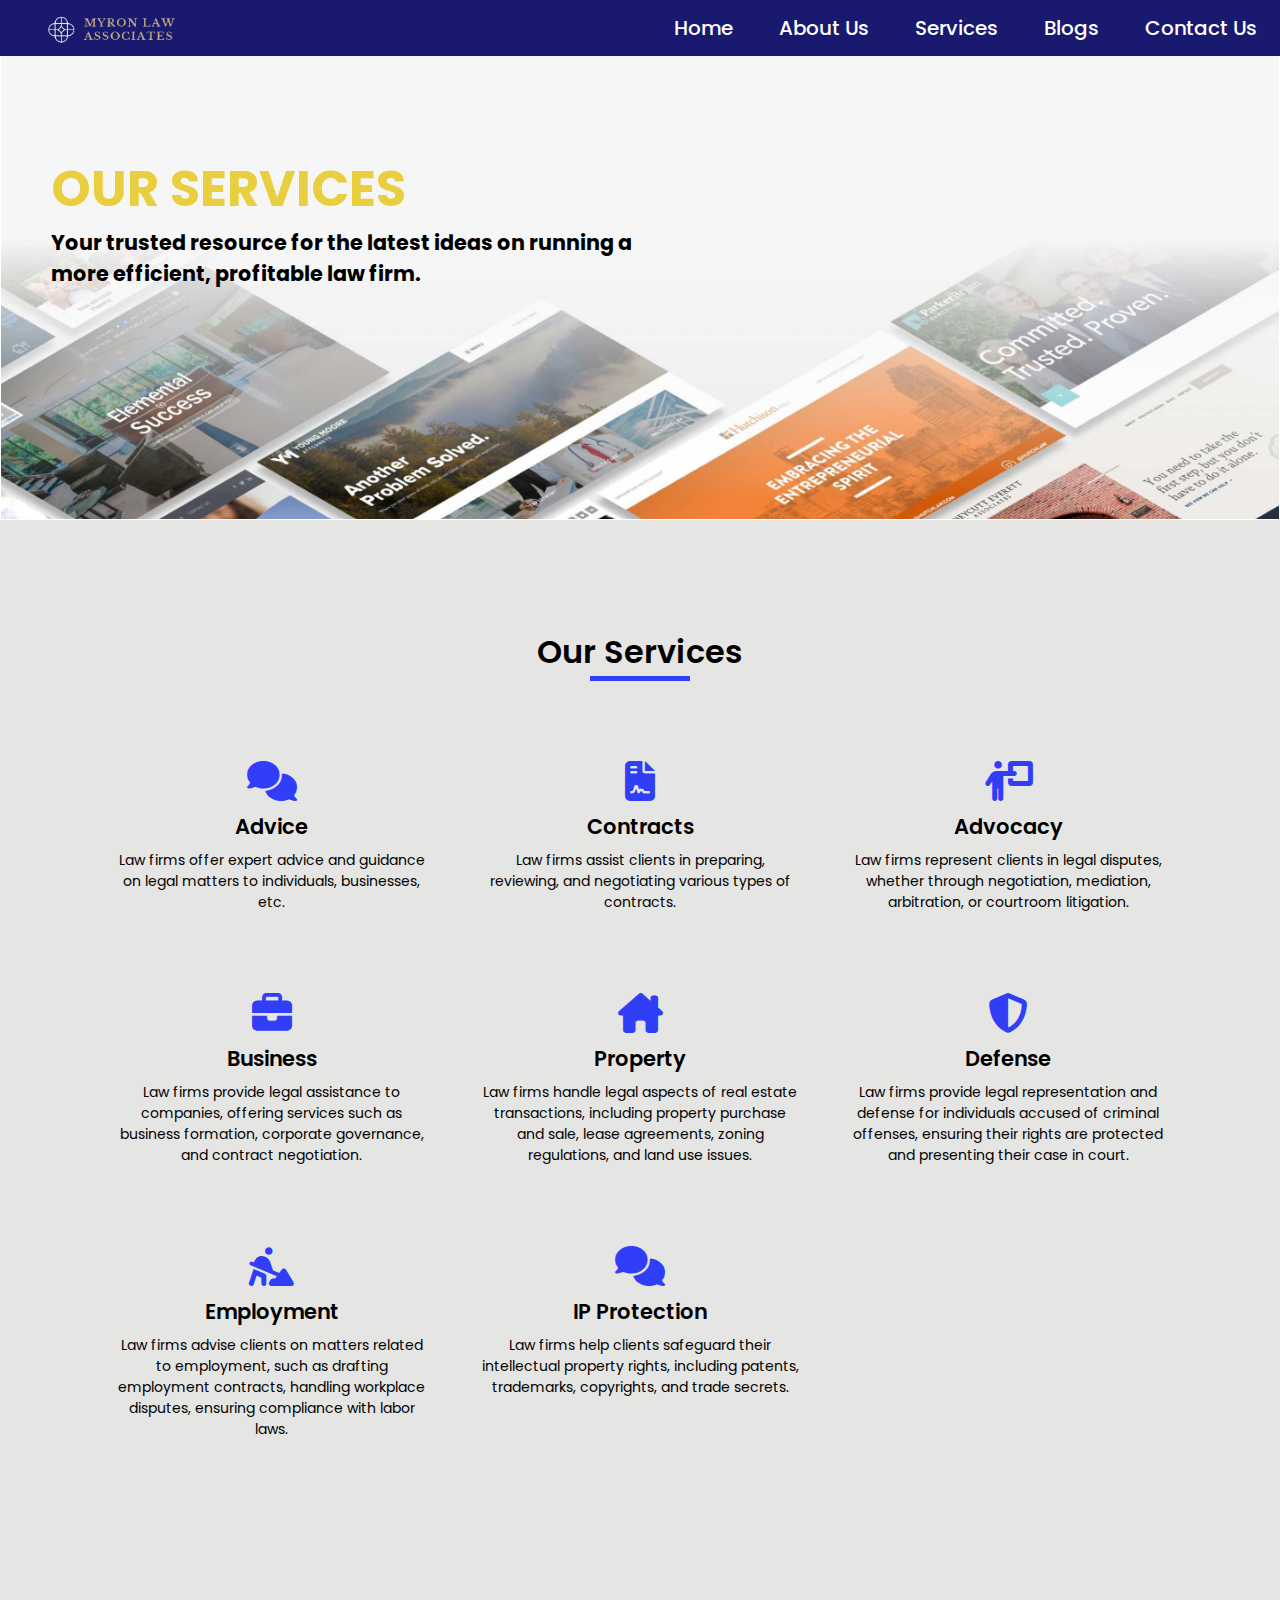
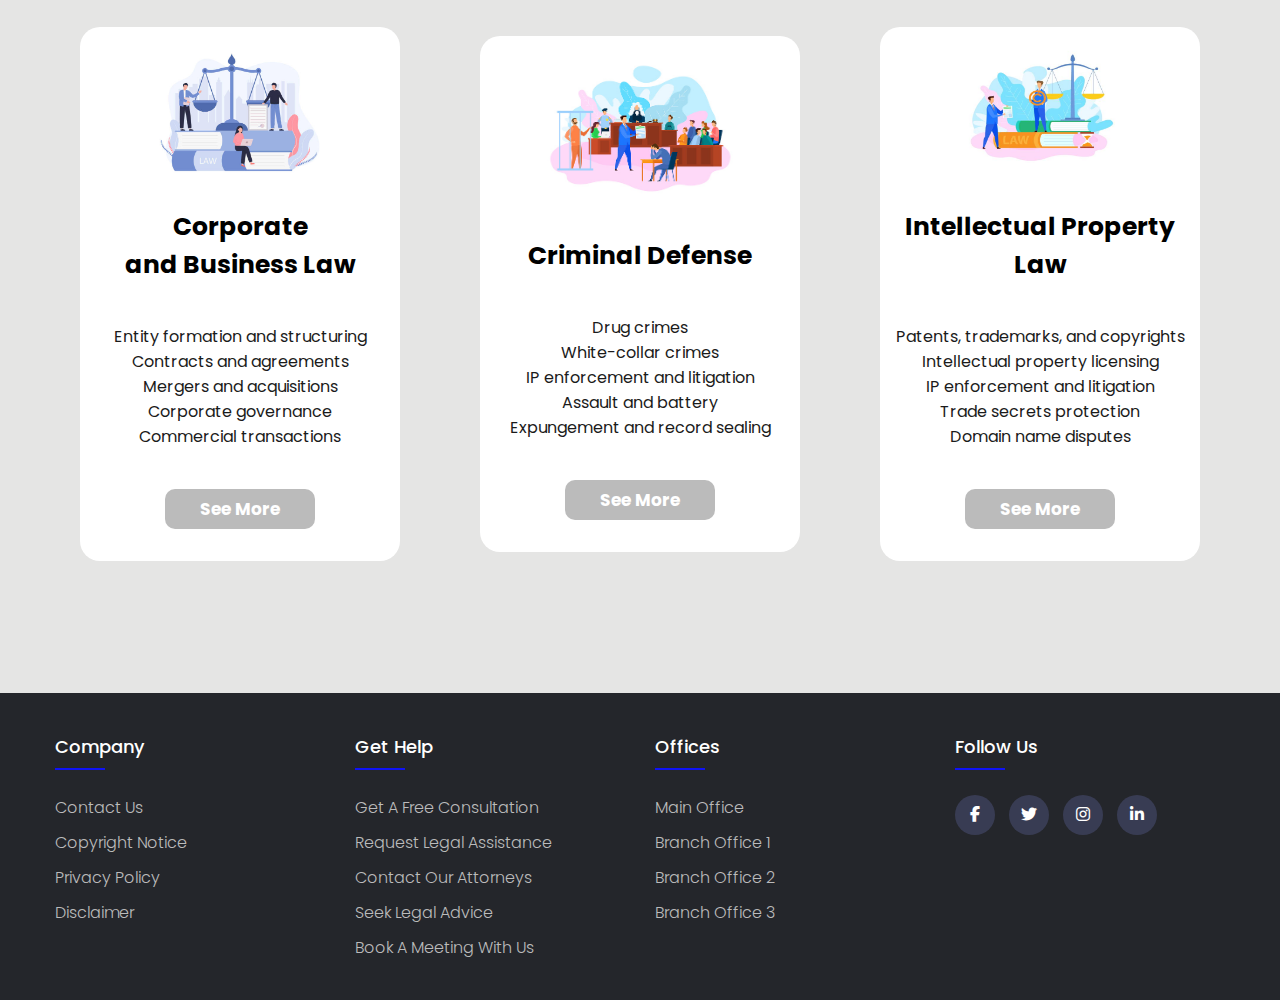
<file: FINAL PRESENTATION/services.html>
<!DOCTYPE html>
<html lang="en">
<head>
  <meta charset="UTF-8">
  <meta http-equiv="X-UA-Compatible" content="IE=edge">
  <meta name="viewport" content="width=device-width, initial-scale=1.0">
  <link rel="stylesheet" href="services.css">
  <link rel="stylesheet" type="text/css" href="https://cdnjs.cloudflare.com/ajax/libs/font-awesome/6.4.0/css/all.min.css">
  <link rel="stylesheet" href="footer.css">
  <link rel="stylesheet" href="insert-s.css">
  <!-- <link rel="stylesheet" href="trylngs.css"> -->
  <title>Services</title>
</head>
<body>
    <nav>
        <div class="menu">
          <div class="logo">
            <a href="index.html"
              ><img src="images/logonew.png" style="width: 130px; margin-top: 5px"
            /></a>
          </div>
          <ul id="navlinks">
            <li><a href="index.html">Home</a></li>
            <li><a href="aboutus.html">About Us</a></li>
            <li><a href="services.html">Services</a></li>
            <li><a href="blog.html">Blogs</a></li>
            <li><a href="contactus.html">Contact Us</a></li>
          </ul>
          <div id="menubutton" class="hidden">
            <img src="images/menu.png" alt="" />
          </div>
          <div class="mobilemenu">
            <ul>
              <li><a href="index.html">Home</a></li>
              <li><a href="aboutus.html">About Us</a></li>
              <li><a href="services.html">Services</a></li>
              <li><a href="blog.html">Blogs</a></li>
              <li><a href="contactus.html">Contact Us</a></li>
            </ul>
          </div>
        </div>
      </nav>
  <div class="header-image"> 
    <div class="text-box" style="text-align: left;">
        <h1>OUR SERVICES</h1>
        <h5 style="color: black;">Your trusted resource for the latest ideas on running a more efficient, profitable law firm.</h5>
    </div>       
    <p style="text-align: center;"></p>
    </div>
    <div class="containers">
      <h1>Our Services</h1>
      <div class="rows">
          <div class="service">
              <i class="fa-solid fa-comments"></i>
              <h2>Advice</h2>
              <p>Law firms offer expert advice and guidance on legal matters to individuals, businesses, etc.</p>
          </div>
          <div class="service">
              <i class="fa-solid fa-file-contract"></i>
              <h2> Contracts</h2>
              <p>Law firms assist clients in preparing, reviewing, and negotiating various types of contracts.</p>
          </div>
          <div class="service">
              <i class="fa-sharp fa-solid fa-person-chalkboard"></i>
              <h2>Advocacy</h2>
              <p>Law firms represent clients in legal disputes, whether through negotiation, 
              mediation, arbitration, or courtroom litigation.
              </p>
          </div>
          <div class="service">
              <i class="fa-solid fa-briefcase"></i>
              <h2>Business</h2>
              <p>Law firms provide legal assistance to companies, offering services such as business formation, 
                  corporate governance, and contract negotiation.</p>
          </div>
          <div class="service">
              <i class="fa-solid fa-house-chimney"></i>
              <h2>Property</h2>
              <p>Law firms handle legal aspects of real estate transactions, including property purchase and sale, 
                  lease agreements, zoning regulations, and land use issues.</p>
          </div>
          <div class="service">
              <i class="fa-solid fa-shield-halved"></i>
              <h2>Defense</h2>
              <p>Law firms provide legal representation and defense for individuals accused of criminal offenses, 
                  ensuring their rights are protected and presenting their case in court.</p>
          </div>
          <div class="service">
              <i class="fa-solid fa-person-digging"></i>
              <h2>Employment</h2>
              <p>Law firms advise clients on matters related to employment, such as drafting employment contracts, handling workplace disputes, 
                  ensuring compliance with labor laws.</p>
          </div>
          <div class="service">
              <i class="fa-solid fa-comments"></i>
              <h2>IP Protection</h2>
              <p>Law firms help clients safeguard their intellectual property rights, including patents, 
                  trademarks, copyrights, and trade secrets.</p>
          </div>
      </div>
  </div>
  <div class="row">
    <div class="box">
        <img src="images/corp-1.jpg">
        <h3>Corporate <br> and Business Law</h3>
        <p>
            <br>Entity formation and structuring
            <br>Contracts and agreements
            <br>Mergers and acquisitions
            <br>Corporate governance
            <br>Commercial transactions
        </p>
        <div class="about-content-more | hidden">
          <p><strong>Need Assistance? <br> Book an Attorney now!</strong>
            <br>
            <br> <strong>RECOMMENDED:</strong>
          <br><strong>Atty. Stephie Riveral </strong>
          <br>
          <br>Contact Information:
          <br>Address: 013 Springfield St., Nashville
          <br>Phone: (333) 113-4567
          <br>Email: attysteph13@yahoo.com
          <br>Website: www.itsattysteph.com
          <br><a href="" target="_blank">MORE INFOS HERE</a>
          </p>
        </div>
        <button class="btn | read-more">See More</button>
    </div>
    <div class="box">
        <img src="images/crim-1.jpg" style="width: 200px; height: 150px;">
        <h3>Criminal Defense</h3>
        <p>
            <br>Drug crimes
            <br>White-collar crimes
            <br>IP enforcement and litigation
            <br>Assault and battery
            <br>Expungement and record sealing
        </p>
        <div class="about-content-more | hidden">
          <p><strong>Need Assistance? <br> Book an Attorney now!</strong>
            <br>
            <br> <strong>RECOMMENDED:</strong>
          <br><strong>Atty. Mary Ratunil </strong>
          <br>
          <br>Contact Information:
          <br>Address: 456 Oak St., Anytown
          <br>Phone: (555) 123-4567
          <br>Email: attymary123@yahoo.com
          <br>Website: www.attymary.com
          <br><a href="" target="_blank">MORE INFOS HERE</a>
          </p>
        </div>
        <button class="btn | read-more">See More</button>
    </div>
    <div class="box">
        <img src="images/int-1.jpg">
        <h3>Intellectual Property Law</h3>
        <p>
            <br>Patents, trademarks, and copyrights
            <br>Intellectual property licensing
            <br>IP enforcement and litigation
            <br>Trade secrets protection
            <br>Domain name disputes
        </p>
        <div class="about-content-more | hidden">
          <p><strong>Need Assistance? <br> Book an Attorney now!</strong>
            <br>
          <br> <strong>RECOMMENDED:</strong>
          <br><strong>Atty. Vivien Villanosa </strong>
          <br>
          <br>Contact Information:
          <br>Address: 789 Maple Avenue, NYC
          <br>Phone: (444) 987-6543
          <br>Email: attyvivs456@yahoo.com
          <br>Website: www.attyvivs.com
          <br><a href="" target="_blank">MORE INFOS HERE</a>
          </p>
        </div>
        <button class="btn | read-more">See More</button>
    </div>
  </div>
<div class="footer">
    <div class="container">
        <div class="row">
          <div class="footer-col">
            <h4>Company</h4>
            <ul>
                <li><a href="contactus.html">Contact us</a></li>
                <li><a href="#">Copyright notice</a></li>
                <li><a href="#">privacy policy</a></li>
                <li><a href="#">Disclaimer</a></li>
            </ul>
        </div>
        <div class="footer-col">
            <h4>Get Help</h4>
            <ul>
                <li><a href="#">Get a Free Consultation</a></li>
                <li><a href="#">Request Legal Assistance</a></li>
                <li><a href="#">Contact our Attorneys</a></li>
                <li><a href="#">Seek Legal Advice</a></li>
                <li><a href="#">Book a meeting with us</a></li>
            </ul>
        </div>
            <div class="footer-col">
              <h4>Offices</h4>
              <ul>
                  <li><a href="mainbranch.html" target="_blank">Main Office</a></li>
                  <li><a href="branch1.html" target="_blank">Branch Office 1</a></li>
                  <li><a href="branch1.html" target="_blank">Branch Office 2</a></li>
                  <li><a href="branch1.html" target="_blank">Branch Office 3</a></li>
              </ul>
            </div>
            <div class="footer-col">
              <h4>follow us</h4>
              <div class="social-links">
                <a href="https://web.facebook.com/?_rdc=1&_rdr" target="_blank"><i class="fab fa-facebook-f"></i></a>
                <a href="https://twitter.com/" target="_blank"><i class="fab fa-twitter"></i></a>
                <a href="https://www.instagram.com/" target="_blank"><i class="fab fa-instagram"></i></a>
                <a href="https://www.linkedin.com/login" target="_blank"><i class="fab fa-linkedin-in"></i></a> <br>
                <!-- <a href="index.html"><img src="logonew.png" style="width: 130px; margin-top: 5px; margin-left: 128%;"></a> -->
            </div>
            </div>
        </div>
    </div>
</div>

<script src="navbar.js"></script>
<script src="readmore.js"></script>
</body>
</html>
</file>
<file: FINAL PRESENTATION/style.css>
@import url('https://fonts.googleapis.com/css2?family=Poppins:wght@200;300;400;500;600;700&display=swap');


*{
  margin: 0;
  padding: 0;
  box-sizing: border-box;
  font-family: 'Poppins',sans-serif;
}
::selection{
  color: #000;
  background: #fff;
}
nav{
  background-color:#191970 ;
  width: 100%;
  padding: 10px 0;
}
nav .menu{
  margin: auto;
  display: flex;
  align-items: center;
  justify-content: space-between;
  padding: 0 12px;
}
.menu .logo a{
  text-decoration: none;
  color: #fff;
  font-size: 35px;
  font-weight: 600;
}
.menu ul{
  display: inline-flex;
}
.menu ul li{
  list-style: none;
  margin: 8px;
}
.menu ul li a{
  text-decoration: none;
  color: #fff;
  font-size: 20px;
  font-weight: 500;
  padding: 7px 15px;
  border-radius: 5px;
  transition: all 0.3s ease;
}
.menu ul li a:hover{
  background: #fff;
  color: #000;
}
.img{
  background: url(images/vivi.png) no-repeat;
  width: 100%;
  height: 100vh;
  background-size: cover;
  background-position: center;
  position: relative;
}
.img::before{
  content: '';
  position: absolute;
  height: 100%;
  width: 100%;
  background: rgba(0,0,0,0.4);
}
.center{
  position: absolute;
  top: 52%;
  left:50%;
  transform: translate(-50%, -50%);
  width: 100%;
  padding: 0 20px;
}
.center .title{
  color: rgb(233, 207, 63);
  font-size: 55px;
  font-weight: 600;
  margin-left: 20px;
}
.center .sub_title{
  color: #fff;
  font-size: 20px;
  font-weight: 600;
  margin-left: 20px;
}
.center .buttns{
  margin-top: 20px;
}
.center .buttns button{
   height: 55px;
   width: 150px;
   border-radius: 5px;
   border: none;
   margin: 0 10px;
   border: 2px solid #fff;
   font-size: 20px;
   font-weight: 500;
   padding:  0 10px;
   cursor: pointer;
   outline: none;
   transition: all 0.3s ease;
}
.center .buttns button:first-child{
  color: #fff;
  background: none;
}
.buttns button:first-child:hover{
  background: #fff;
  color: #000;
}
@media (max-width: 700px) {
  .title {
    font-size: 20px;
  }
  .sub_title {
    font-size: 10px;
  }
  
}


/*------ columns ----*/

.deal {
  width: 80%;
  margin: auto;
  text-align: center;
  padding: 5em 0em;
}
h1 {
  font-size: 36px;
  font-weight: 600;
  color:rgb(233, 207, 63);
}
p {
  font-size: 18px;
  font-weight: 300;
  line-height: 22px;
  padding: 10px;
}
.columns {
  display: flex;
  flex-flow: row wrap;
  justify-content: center;
  margin: 5px 0;
}
.column {
  flex: 1;
  border: 1px solid #bc9e82;
  margin: 10px 10px;
  padding: 10px;
  background: #cfcfec;
  transition: 0.3s;
  font-size: 20px;
  border-radius: 15%;
}
@media (max-width: 700px) {
  .columns {
    flex-direction: column;
  }
}
.column:hover {
  box-shadow: 0 0 20px 0px rgba(0,0,0,0.4);

}


/*----feedbacks----*/
.feedback {
  width: 80%;
  margin: auto;
  text-align: center;
  padding-top: 5opx;
}
.main {
  background-image: url("images/./bg.png");
  text-align: center;
}
.main h1 {
  padding-top: 35px;
}
.main p {
  color:rgb(233, 207, 63);
}



/*-----footer----*/

/* 

.footer .container{
  max-width: 1200px;
  margin: auto;
}
.footer .row{
  display: flex;
  flex-wrap: wrap;
}
ul{
  list-style: none;
}
.footer{
  background-color: #24262b;
  padding: 70px 0;
}
.footer-col{
  width: 25%;
  padding: 0 15px;
}
.footer-col h4{
  font-size: 18px;
  color: #ffffff;
  text-transform: capitalize;
  margin-bottom: 35px;
  font-weight: 500;
  position: relative;
}.footer-col h4::before{
  content: '';
  position: absolute;
  left: 0;
  bottom: -10px;
  background-color: #0f13f5;
  height: 2px;
  box-sizing: border-box;
  width: 50px;
}
.footer-col ul li:not(:last-child){
  margin-bottom: 10px;
}
.footer-col ul li a{
  font-size: 16px;
  text-transform: capitalize;
  color: #ffffff;
  text-decoration: none;
  font-weight: 300;
  color: #bbbbbb;
  display: block;
  transition: all 0.3s ease;
}
.footer-col ul li a:hover{
  color: #ffffff;
  padding-left: 8px;
}
.footer-col .social-links a{
  display: inline-block;
  height: 40px;
  width: 40px;
  background-color: rgba(138, 149, 243, 0.2);
  margin: 0 10px 10px 0;
  text-align: center;
  line-height: 40px;
  border-radius: 50%;
  color: #ffffff;
  transition: all 0.5s ease;
}
.footer-col .social-links a:hover{
  color: #24262b;
  background-color: #ffffff;
}
.footer .row{
  width: 100%;
  align-items: start;
  } */

.main .text img{
  width: clamp(20em, 100vw, 30em);
}

.main .text a{
  width: auto;
height: auto;
display: flex;
justify-content: end;
}

.form-container {
    bottom: 300px;
    padding-right: 100px;  
    padding-left: 200px;  
}

.text2 {
  margin-right: 100px;
  margin-bottom: 50px;
}
.last {
  display: flex;
  width: 100%;
  justify-content: center;
  align-items: center;
}
@media screen and (max-width: 1210px) {
  .last {
    flex-direction: column !important;

  }
}
</file>
<file: FINAL PRESENTATION/footer.css>
.footer .container{
    max-width: 1200px;
    margin: auto;
  }
  .footer .row{
    display: flex;
    flex-wrap: wrap;
  }
  ul{
    list-style: none;
  }
  .footer{
    background-color: #24262b;
    padding: 40px 0;
  }
  .footer-col{
    width: 25%;
    padding: 0 15px;
  }
  .footer-col h4{
    font-size: 18px;
    color: #ffffff;
    text-transform: capitalize;
    margin-bottom: 35px;
    font-weight: 500;
    position: relative;
  }.footer-col h4::before{
    content: '';
    position: absolute;
    left: 0;
    bottom: -10px;
    background-color: #0f13f5;
    height: 2px;
    box-sizing: border-box;
    width: 50px;
  }
  .footer-col ul li:not(:last-child){
    margin-bottom: 10px;
  }
  .footer-col ul li a{
    font-size: 16px;
    text-transform: capitalize;
    color: #ffffff;
    text-decoration: none;
    font-weight: 300;
    color: #bbbbbb;
    display: block;
    transition: all 0.3s ease;
  }
  .footer-col ul li a:hover{
    color: #ffffff;
    padding-left: 8px;
  }
  .footer-col .social-links a{
    display: inline-block;
    height: 40px;
    width: 40px;
    background-color: rgba(138, 149, 243, 0.2);
    margin: 0 10px 10px 0;
    text-align: center;
    line-height: 40px;
    border-radius: 50%;
    color: #ffffff;
    transition: all 0.5s ease;
  }
  .footer-col .social-links a:hover{
    color: #24262b;
    background-color: #ffffff;
  }
  
  @media screen and (max-width:400px) {
      .navbar a {
          float: none;
          width: 100px;
          text-align: center;
          display: block;
      }
      .main {
          flex-direction: column;
      }
  }
  
  @media screen and (max-width:700px) {
      .main {
          flex-direction: column;
      }

      .footer .row{
        flex-direction: column;
      }

      .footer .row > div{
        width: 100%;
        display: flex;
        flex-direction: column;
        align-items: center;
      }

      .footer .row > div ul{
        display: flex;
        flex-direction: column;
        align-items: center;
      }
  }
  
  /* footer */
  .footer{
    width: 100%;
  }
  .footer .container{
    display: flex;
  justify-content: space-evenly;
  width: 100%;
  }
  
  .footer .row{
  width: 100%;
  align-items: start;
  }

  .hidden{
    display: none !important;
  }
  
  .mobilemenu{
    position: fixed;
    top: 0;
    display: flex;
    flex-direction: column;
    right: 0;
    transform: translate(100%, 3.3em);
    background-color: rgb(255, 255, 255);
    padding: 1em;
    height: 100vh;
    width: 100%;
    transition: all 0.3s ease;
    z-index: 9999;
  }
  
  .mobilemenu a{
    font-size: 2rem !important;
    color: black !important;
  }
  
  .mobilemenu ul{
    display: flex;
    flex-direction: column;
    align-items: center;
  }
  
  .menu-active{
    transform: translate(0em, 3.3em);
  }
  #menubutton{
    padding-right: 1.5em;
    cursor: pointer;
  }
  #menubutton > img{
    max-width: 2em;
    object-fit: contain;
  }

  nav .menu{
    top: 0;
    position: fixed;
    z-index: 9999;
    width: 100%;
    background-color:#191970 ;
    padding: 0.3em 0em;
  }
nav .menu .logo{
  padding-left: 3em;
}
  .menu .logo a{
    display: flex;
  }
</file>
<file: FINAL PRESENTATION/aboutus.css>
@import url('https://fonts.googleapis.com/css2?family=Poppins:wght@200;300;400;500;600;700&display=swap');

* {
    margin: 0px;
    padding: 0px;
    box-sizing: border-box;
    font-family: 'Poppins', sans-serif;

}

nav{
  background-color:#191970 ;
  width: 100%;
  padding: 10px 0;
}
nav .menu{
  margin: auto;
  display: flex;
  align-items: center;
  justify-content: space-between;
  padding: 0 12px;
}
.menu .logo a{
  text-decoration: none;
  color: #fff;
  font-size: 35px;
  font-weight: 600;
}
.menu ul{
  display: inline-flex;
}
.menu ul li{
  list-style: none;
  margin: 8px;
}
.menu ul li a{
  text-decoration: none;
  color: #fff;
  font-size: 20px;
  font-weight: 500;
  padding: 7px 15px;
  border-radius: 5px;
  transition: all 0.3s ease;
}
.menu ul li a:hover{
  background: #fff;
  color: #000;
}

body {
    background-color: rgb(235, 235, 243);

}

.header-image {
    background-image: url("images/forheader.jpg");
    height: 500px;
    background-position: center;
    background-repeat: no-repeat;
    background-size: cover;
    margin: auto;
    border: 1px solid hsl(0, 0%, 100%);
    text-align: center;
  }
  
.header-image .text-box {
    margin-top: 130px;
    max-width: 600px;
  }
.header-image .text-box {
    font-size: 25px;
    text-align: center;
    margin-bottom: 20px;
    color: #000000;
    margin-left: 50px;
  }
.header-image h1 {
    text-decoration: none;
    text-align: left;
  }
.heading {
    width: 90%;
    display: flex;
    justify-content: center;
    align-items: center;
    flex-direction: column;
    text-align: center;
    margin: 20px auto;
    margin-top: 45px;
}
.heading h1 {
    font-size: 50px;
    color: #0f0f0f;
    margin-bottom: 25px;
    position: relative;
}
.heading h1::after{
    content: "";
    position: absolute;
    width: 100%;
    height: 4px;
    display: block;
    margin:0 auto;
    background-color: rgb(18, 80, 134);
}
.heading p {
    font-size: 18px;
    color: #666;
    margin-bottom: 35px;
}
.container {
    width: 90%;
    margin:0 auto;
    padding:10px 20px;
}
.about {
    display: flex;
    justify-content: space-between;
    align-items: center;
    flex-wrap: wrap;
}
.about-image {
    flex: 1;
    margin-right: 40px;
    overflow: hidden;
}
.about-image img {
    max-width: 100%;
    height: auto;
    display: block;
    transition: 0.5s ease;
}
.about-image:hover img {
    transform: scale(1.2);
}
.about-content {
    flex: 1;
}
.about-content h2 {
    font-size: 23px;
    margin-bottom: 15px;
    color: #333;
}
.about-content p {
    font-size: 18px;
    line-height: 1.5;
    color: #666;
}
.about-content .read-more {
    display: inline-block;
    padding: 10px 20px;
    background-color: rgb(80, 11, 240);
    color: #fff;
    font-size: 19px;
    text-decoration: none;
    border-radius: 25px;
    margin-top: 15px;
    margin-bottom: 50px;
    transition: 0.3s ease;
}
.about-content .read-more:hover {
    background-color: rgb(169, 170, 245);
}
@media screen and (max-width: 768px) {
    .heading{
        padding: 0px 20px;
    }
    .heading h1 {
        font-size: 36px;
    }
    .heading p {
        font-size: 17px;
        margin-bottom: 0px;
    }
    .container {
        padding: 0px;
    }
    .about {
        padding: 20px;
        flex-direction: column;
    }
    .about-image {
        margin-right: 0px;
        margin-bottom: 20px;
    }
    .about-content p {
        padding: 0px;
        font-size: 16px;
    }
    .about-content .read-more {
        font-size: 16px;
    }
}
</file>
<file: FINAL PRESENTATION/contactus.css>
@import url('https://fonts.googleapis.com/css2?family=Poppins:wght@200;300;400;500;600;700&display=swap');

*
{
 margin: 0;
 padding: 0;
 box-sizing: border-box;
 font-family: 'Poppins', sans-serif;
}

nav{
    background-color:#191970 ;
    width: 100%;
    padding: 10px 0;
  }
  nav .menu{
    margin: auto;
    display: flex;
    align-items: center;
    justify-content: space-between;
    padding: 0 12px;
  }
  .menu .logo a{
    text-decoration: none;
    color: #fff;
    font-size: 35px;
    font-weight: 600;
  }
  .menu ul{
    display: inline-flex;
  }
  .menu ul li{
    list-style: none;
    margin: 8px;
  }
  .menu ul li a{
    text-decoration: none;
    color: #fff;
    font-size: 20px;
    font-weight: 500;
    padding: 7px 15px;
    border-radius: 5px;
    transition: all 0.3s ease;
  }
  .menu ul li a:hover{
    background: #fff;
    color: #000;
  }
.contact
{
    position: relative;
    min-height: 100vh;
    padding: 50px 100px;
    display: flex;
    justify-content: center;
    align-items: center;
    flex-direction: column;
    background: url(images/background.jpg);
    background-size: cover;
}
.contact .content{
    max-width: 800px;
    text-align: center;
}
.contact .content h2
{
    font-size: 36px;
    font-weight: 500;
    color: #fff;
}
.contact .content p
{
    font-weight: 300;
    color: #fff;
    margin-bottom: 20px;
}
.container{
    width: 100%;
    display: flex;
    justify-content: center;
    align-items: center;
    margin-top: 30px;
}

.container .contactInfo
{
    width: 50%;
    display: flex;
    flex-direction: column;
}

.container .contactInfo .box
{
    position: relative;
    padding: 20px 0;
    display: flex;
}
.container .contactInfo .box .icon
{
    min-width: 60px;
    height: 60px;
    background: #fff;
    display: flex;
    justify-content: center;
    align-items: center;
    border-radius: 50%;
    font-size: 22px;
}

.container .contactInfo .box .text
{
    display: flex;
    margin-left: 20px;
    font-size: 16px;
    color: #fff;
    flex-direction: column;
    font-weight: 300;
}
.container .contactInfo .box .text h3{
    font-weight: 500;
    color: #00bcd4;
}
.contactForm
{
    width: 40%;
    padding: 40px;
    background: #fff;
}
.contactForm h2 {
    font-size: 30px;
    color: #333;
    font-weight: 500;
}
.contactForm .inputBox
{
    position: relative;
    width: 100%;
    margin-top: 10px;
}
.contactForm .inputBox input,
.contactForm .inputBox textarea
{
    width: 100%;
    padding: 5px 0;
    font-size: 16px;
    margin: 10px 0;
    border: none;
    border-bottom: 2px solid #333;
    outline: none;
    resize: none;
}
.contactForm .inputBox span
{
    position: absolute;
    left: 0;
    padding: 5px 0;
    font-size: 16px;
    margin: 10px 0;
    pointer-events: none;
    transition: 0.5s;
    color: #666;
}
.contactForm .inputBox input:focus ~ span,
.contactForm .inputBox input:valid ~ span,
.contactForm .inputBox textarea:focus ~ span,
.contactForm .inputBox textarea:valid ~ span
{
    color: #e91e63;
    font-size: 12px;
    transform: translateY(-20px);
}
.contactForm .inputBox input[type="submit"]
{
    width: 100px;
    background: #00bcd4;
    color: #fff;
    border: none;
    cursor: pointer;
    padding: 10px;
    font-size: 18px;
}


@media (max-width: 991px)
{
    .contact
    {
        padding: 50px;    
    }
    .container
    {
        flex-direction: column;
    }
    .container .contactInfo
    {
        margin-bottom: 40px;
    }
    .container .contactInfo
    {
        width: 100%;
    }
    .contactForm{
      width: 100%;
    }
}
.footer .container{
    max-width: 1200px;
    margin: auto;
  }
  .footer .row{
    display: flex;
    flex-wrap: wrap;
  }
  ul{
    list-style: none;
  }
  .footer{
    background-color: #24262b;
    padding: 70px 0;
  }
  .footer-col{
    width: 25%;
    padding: 0 15px;
  }
  .footer-col h4{
    font-size: 18px;
    color: #ffffff;
    text-transform: capitalize;
    margin-bottom: 35px;
    font-weight: 500;
    position: relative;
  }.footer-col h4::before{
    content: '';
    position: absolute;
    left: 0;
    bottom: -10px;
    background-color: #0f13f5;
    height: 2px;
    box-sizing: border-box;
    width: 50px;
  }
  .footer-col ul li:not(:last-child){
    margin-bottom: 10px;
  }
  .footer-col ul li a{
    font-size: 16px;
    text-transform: capitalize;
    color: #ffffff;
    text-decoration: none;
    font-weight: 300;
    color: #bbbbbb;
    display: block;
    transition: all 0.3s ease;
  }
  .footer-col ul li a:hover{
    color: #ffffff;
    padding-left: 8px;
  }
  .footer-col .social-links a{
    display: inline-block;
    height: 40px;
    width: 40px;
    background-color: rgba(138, 149, 243, 0.2);
    margin: 0 10px 10px 0;
    text-align: center;
    line-height: 40px;
    border-radius: 50%;
    color: #ffffff;
    transition: all 0.5s ease;
  }
  .footer-col .social-links a:hover{
    color: #24262b;
    background-color: #ffffff;
  }

  .confirmcontact{
z-index: 9999;
top: 50%;
left: 50%;
transform: translate(-50%, -50%);
background-color: gray;
width: 80%;
padding: 1em;
height: fit-content;
word-break: break-word;
  }

  .fieldinput{
    font-size: 1.5rem;
  }

  #closeButton{
    float: right;
    padding: 0.5em 1em;
    cursor: pointer;
  }

  #handleConfirm{
    width: 50%;
    margin: auto;
    padding: 0.5em 1em;
    cursor: pointer;
  }

  .containerConfirm{
    width: 100%;
    display: flex;
  }
</file>
<file: FINAL PRESENTATION/copyright.css>
body {
    font-family: Arial, sans-serif;
    margin: 0;
    padding: 0;
    background-color: #f2f7fa;
  }
  
  #content {
    max-width: 800px;
    margin: 0 auto;
    padding: 20px;
    background-color: #ffffff;
    box-shadow: 0px 0px 10px rgba(0, 0, 0, 0.1);
  }
  
  h1, h2 {
    color: #27496d;
  }
  
  p {
    color: #333333;
  }
  
  footer {
    background-color: #f2f2f2;
    padding: 10px;
    text-align: center;
  }
  
  footer p {
    font-size: 14px;
    color: #888;
    margin: 0;
  }
</file>
<file: FINAL PRESENTATION/disclaimer.css>
body {
    font-family: Arial, sans-serif;
    margin: 0;
    padding: 0;
    background-color: #f2f7fa;
  }
  
  #content {
    max-width: 800px;
    margin: 0 auto;
    padding: 20px;
    background-color: #ffffff;
    box-shadow: 0px 0px 10px rgba(0, 0, 0, 0.1);
  }
  
  h1, h2 {
    color: #27496d;
  }
  
  p {
    color: #333333;
  }
  
  #disclaimer {
    margin-top: 20px;
    padding: 20px;
    background-color: #f2f2f2;
    border: 1px solid #ccc;
    border-radius: 5px;
  }
  
  .buttons {
    margin-top: 20px;
    text-align: center;
  }
  
  .button {
    display: inline-block;
    padding: 10px 20px;
    background-color: #27496d;
    color: #ffffff;
    text-decoration: none;
    border-radius: 5px;
    transition: background-color 0.3s ease;
  }
  
  .button:hover {
    background-color: #1a3a50;
  }
</file>
<file: FINAL PRESENTATION/privacy.css>
body {
    font-family: Arial, sans-serif;
    margin: 0;
    padding: 0;
    background-color: #f2f7fa;
  }
  
  #content {
    max-width: 800px;
    margin: 0 auto;
    padding: 20px;
    background-color: #ffffff;
    box-shadow: 0px 0px 10px rgba(0, 0, 0, 0.1);
  }
  
  h1, h2 {
    color: #27496d;
  }
  
  p {
    color: #333333;
  }
  
  footer {
    background-color: #f2f2f2;
    padding: 10px;
    text-align: center;
  }
  
  footer p {
    font-size: 14px;
    color: #888;
    margin: 0;
  }
</file>
<file: FINAL PRESENTATION/services.css>
@import url('https://fonts.googleapis.com/css2?family=Poppins:wght@200;300;400;500;600;700&display=swap');

@import url('https://fonts.googleapis.com/css2?family=Poppins:wght@200;300;400;500;600;700&display=swap');

* {
  margin: 0;
  padding: 0;
  box-sizing: border-box;
  transition: 0.5s;
  font-family: 'Poppins', sans-serif;
}

/* Add the following code for responsiveness */
@media screen and (max-width: 768px) {
  body > .row {
    display: flex;
    flex-direction: column;
    align-items: center;
  }

  .containers {
    padding: 0 5%;
    margin-bottom: 100px;
  }

  .header-image .text-box {
    margin-top: 80px;
  }

  .box {
    width: 90%;
  }
}

/* The rest of the CSS remains the same */
/* 
* {
    margin: 0;
    padding: 0;
    box-sizing: border-box;
    transition: 0.5s;
    font-family: 'Poppins', sans-serif;
} */
::selection{
  color: #000;
  background: #fff;
}

body {
    width: 100vw;
    height: 100vh;
    background: #E5E5E4;
    font-family: Arial, Helvetica, sans-serif;
    margin: 0;
    padding: 0;
}

.header-image {
  background-image: url("images/for-header.jpg");
  height: 500px;
  background-position: center;
  background-repeat: no-repeat;
  background-size: cover;
  margin: auto;
  border: 1px solid hsl(0, 0%, 100%);
  text-align: center;
}

.header-image .text-box {
  margin-top: 130px;
  max-width: 600px;
}
.header-image .text-box {
  font-size: 25px;
  text-align: center;
  margin-bottom: 20px;
  color:rgb(233, 207, 63);
  margin-left: 50px;
}
.header-image h1 {
  text-decoration: none;
  text-align: left;
}

.box {
  justify-content: center;
  text-align: center;
  width: 320px;
padding-bottom: 2em;
  background: #fff;
  border-radius: 20px;
  /* margin-top: 50px; */
  margin-bottom: 100px;
}
.box img{
  margin-top: 20px;
  text-align: center;
  width: 180px;
  height: 130px;
}
.box h3{
  font-size: 25px;
  padding-top: 20px;
  color: #000;
  margin: 4px;
}
.box p{
  margin: 5px;
  color: #1b1b1b;
  padding-top: 10px;
  line-height: 25px;
  text-align: center;
  margin-bottom: 20px;
}
.box .btn {
  width: 150px;
  height: 40px;
  background: #bbbbbb;
  border-radius: 10px;
  border: none;
  color: #fff;
  font-size: 17px;
  cursor: pointer;
  font-weight: bold;
  margin-top: 20px;
}
.box .btn:hover{
  background: #fff;
  color: #24262b;
  border: 1px solid #24262b;
}
body > .row{
  width: 1000x;
  margin: auto;
  display: flex;
  justify-content: space-evenly;
  align-items: center;
  flex-wrap: wrap;
  padding: 2em;
  gap: 2em;
}
nav{
  background-color:#191970 ;
  width: 100%;
  padding: 10px 0;
}
nav .menu{
  margin: auto;
  display: flex;
  align-items: center;
  justify-content: space-between;
  padding: 0 12px;
}
.menu .logo a{
  text-decoration: none;
  color: #fff;
  font-size: 35px;
  font-weight: 600;
}
.menu ul{
  display: inline-flex;
}
.menu ul li{
  list-style: none;
  margin: 8px;
}
.menu ul li a{
  text-decoration: none;
  color: #fff;
  font-size: 20px;
  font-weight: 500;
  padding: 7px 15px;
  border-radius: 5px;
  transition: all 0.3s ease;
}
.menu ul li a:hover{
  background: #fff;
  color: #000;
}
</file>
<file: FINAL PRESENTATION/insert-s.css>
/* *{
    margin: 0;
    padding: 0;
    box-sizing: border-box;
    font-family: 'poppins', sans-serif;
}
.containers{
    width: 100%;
    height: 100vh;
    padding: 0 8%;
    margin-bottom: 200px;
}
.containers h1{
    text-align: center;
    padding-top: 10%;
    margin-bottom: 60px;
    font-weight: 600;
    position: relative;
}
.containers h1::after{
    content: '';
    background: #303ef7;
    width: 100px;
    height: 5px;
    position: absolute;
    bottom: -5px;
    left: 50%;
    transform: translateX(-50%);
}
.rows{
    display: grid;
    grid-template-columns: repeat(auto-fit, minmax(250px, 1fr));
    grid-gap: 30px;
} */

* {
    margin: 0;
    padding: 0;
    box-sizing: border-box;
    font-family: 'poppins', sans-serif;
  }
  
  .containers {
    width: 100%;
    padding: 0 8%;
    margin-bottom: 130px;
  }
  
  .containers h1 {
    text-align: center;
    padding-top: 10%;
    margin-bottom: 60px;
    font-weight: 600;
    position: relative;
  }
  
  .containers h1::after {
    content: '';
    background: #303ef7;
    width: 100px;
    height: 5px;
    position: absolute;
    bottom: -5px;
    left: 50%;
    transform: translateX(-50%);
  }
  
  .rows {
    display: grid;
    grid-template-columns: repeat(auto-fit, minmax(250px, 1fr));
    grid-gap: 30px;
  }
  
  .service {
    text-align: center;
    padding: 25px 10px;
    border-radius: 5px;
    font-size: 14px;
    cursor: pointer;
    background: transparent;
    transition: transform 0.5s, background 0.5s;
  }
  
  /* Add the following code for responsiveness */
  @media screen and (max-width: 768px) {
    .rows {
      grid-template-columns: repeat(auto-fit, minmax(150px, 1fr));
      grid-gap: 15px;
    }
  
    .service {
      padding: 15px;
    }
  }
  
  /* The rest of the CSS remains the same */
  
/* .service{
    text-align: center;
    padding: 25px 10px;
    border-radius: 5px;
    font-size: 14px;
    cursor: pointer;
    background: transparent;
    transition: transform 0.5s, background 0.5s;
} */
.service i{
    font-size: 40px;
    margin-bottom: 10px;
    color: #303ef7;
}
.service h2{
    font-weight: 600;
    margin-bottom: 8px;
}
.service:hover{
    background: #303ef7;
    color: #fff;
    transform: scale(1.05);
}
.service:hover i{
    color: #fff;
}
</file>
